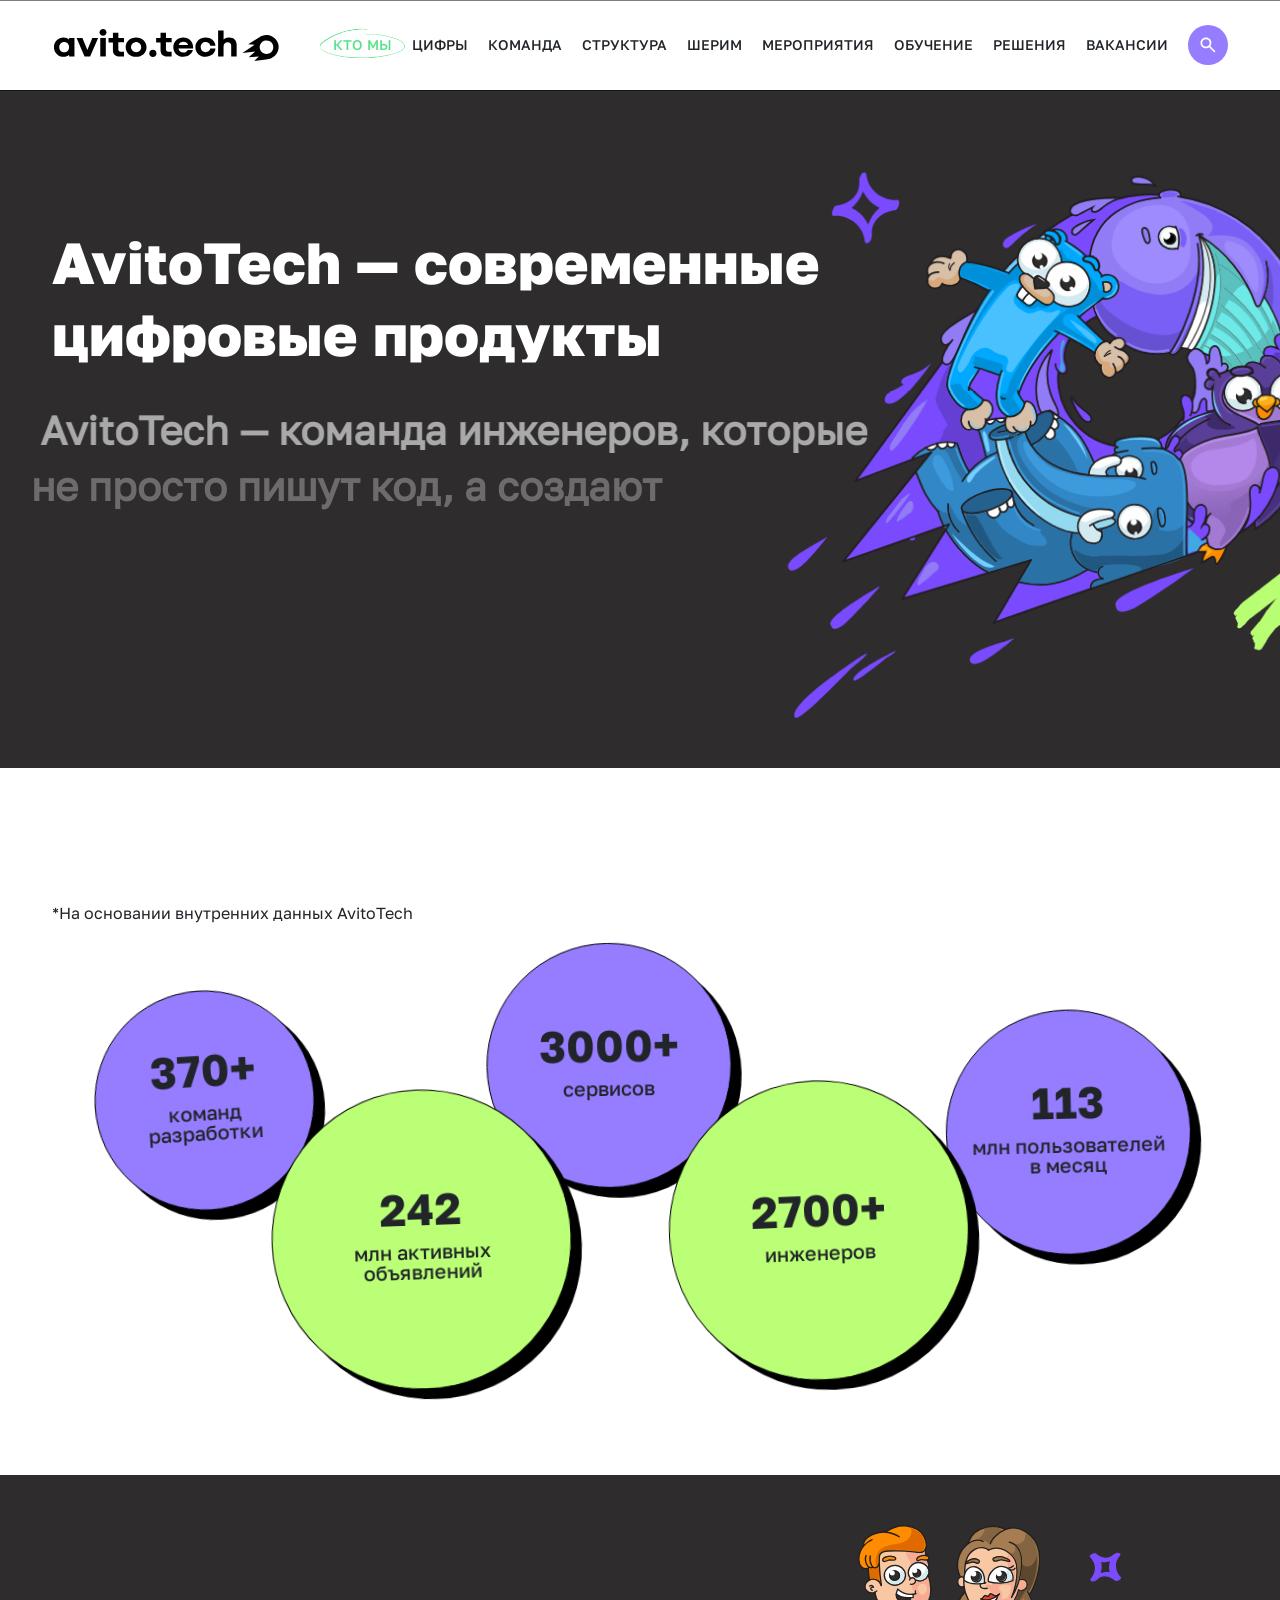
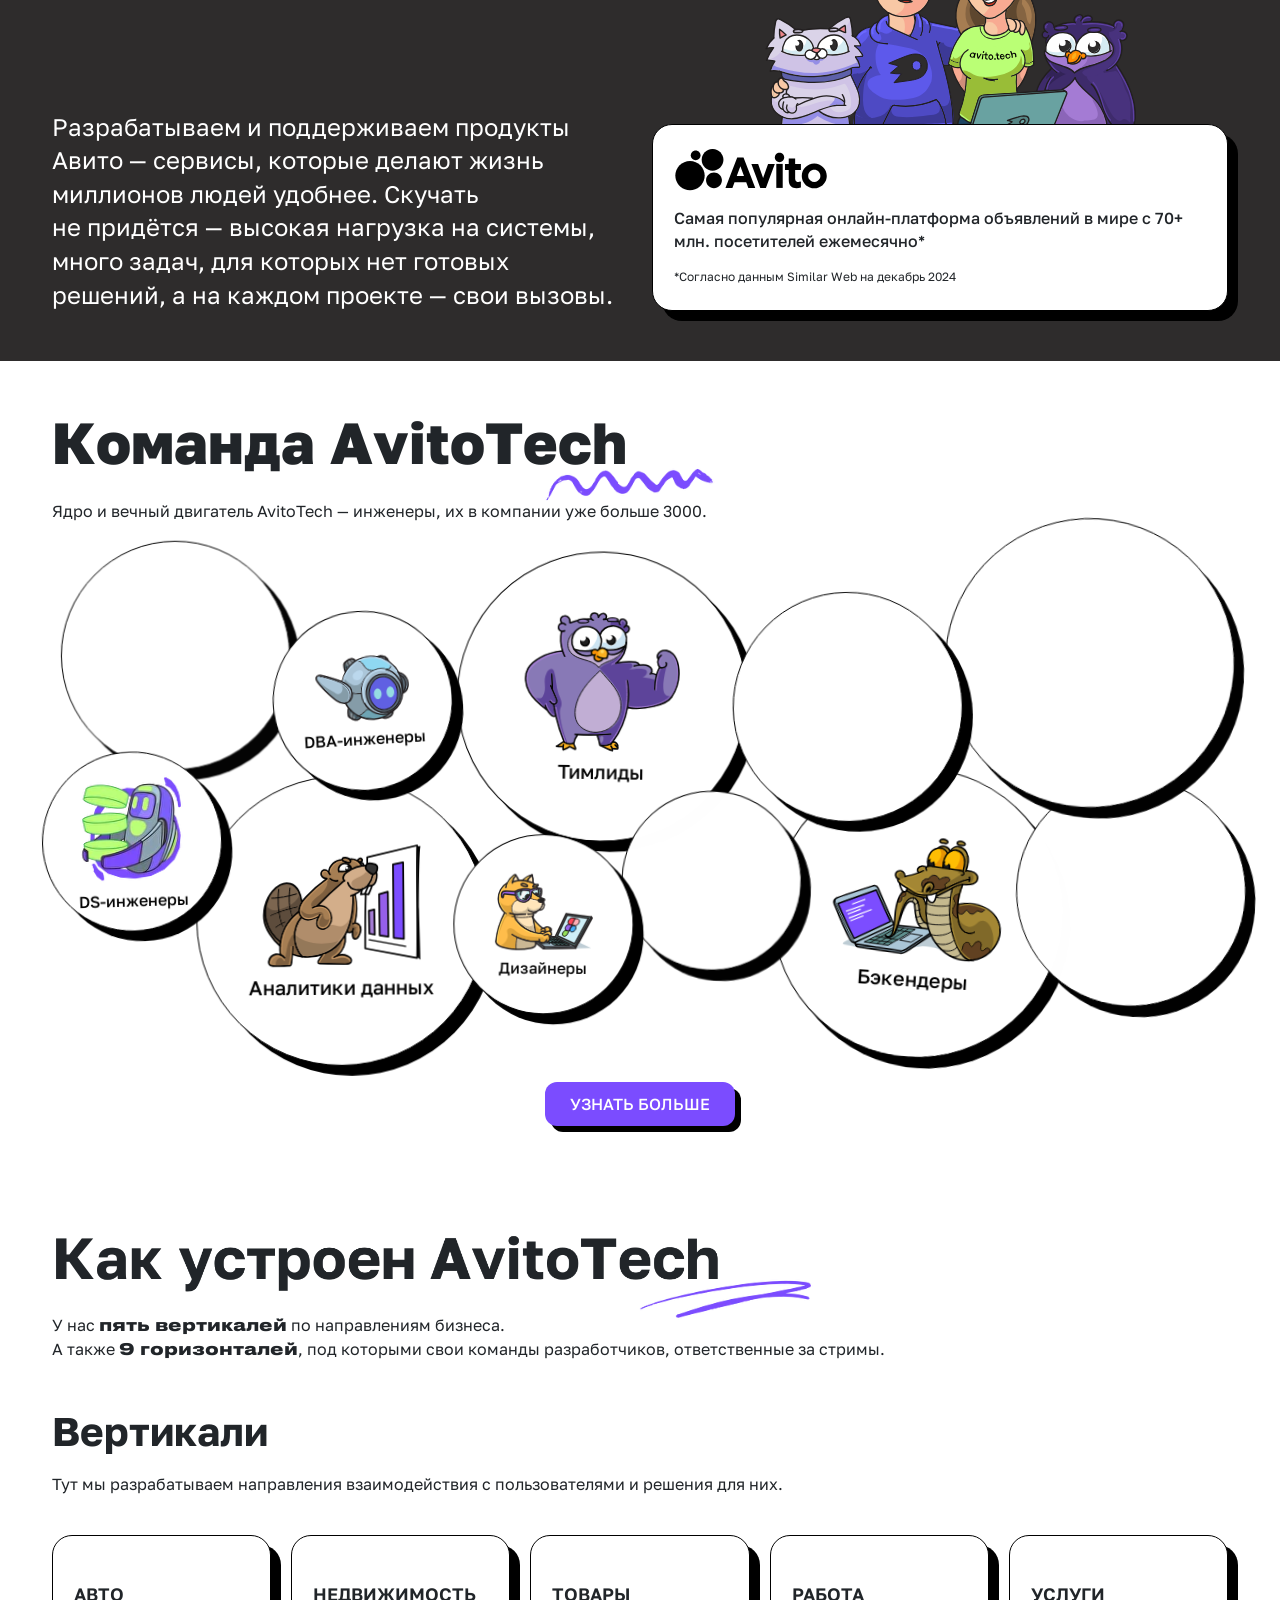
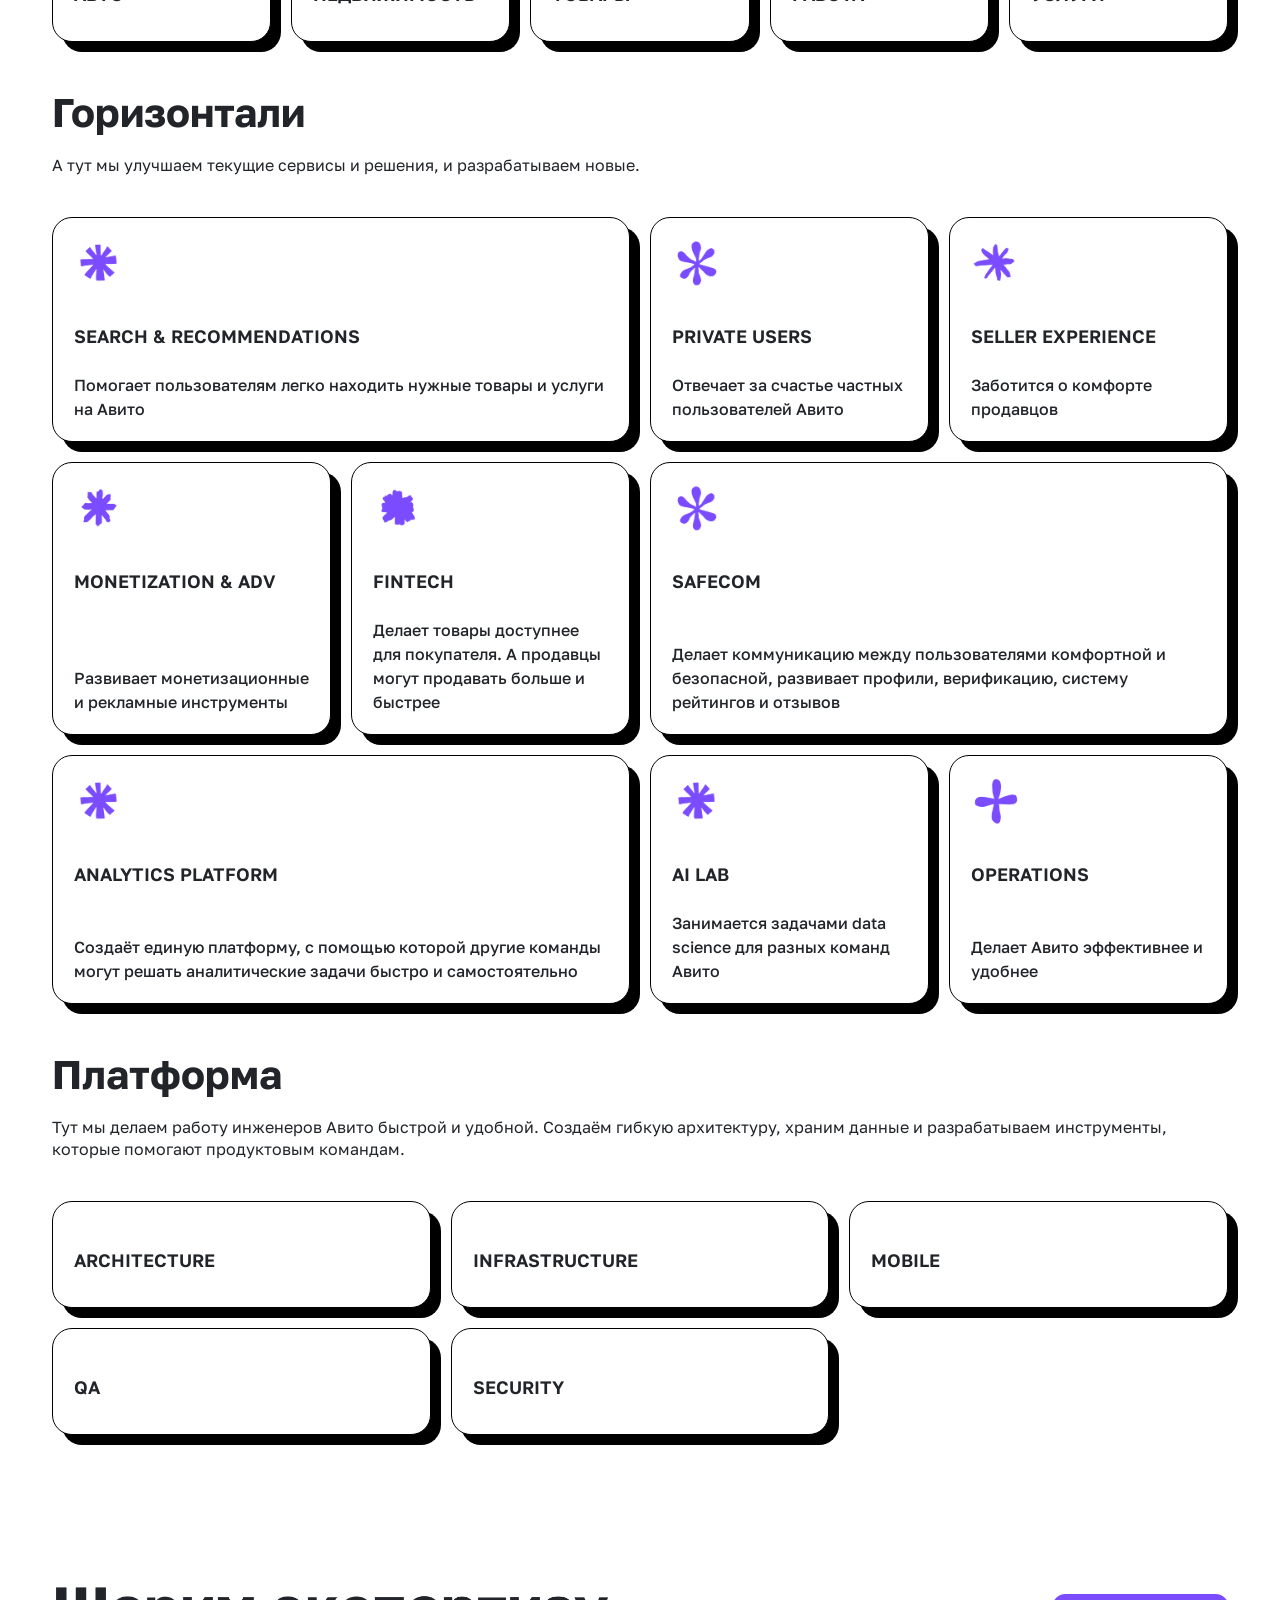
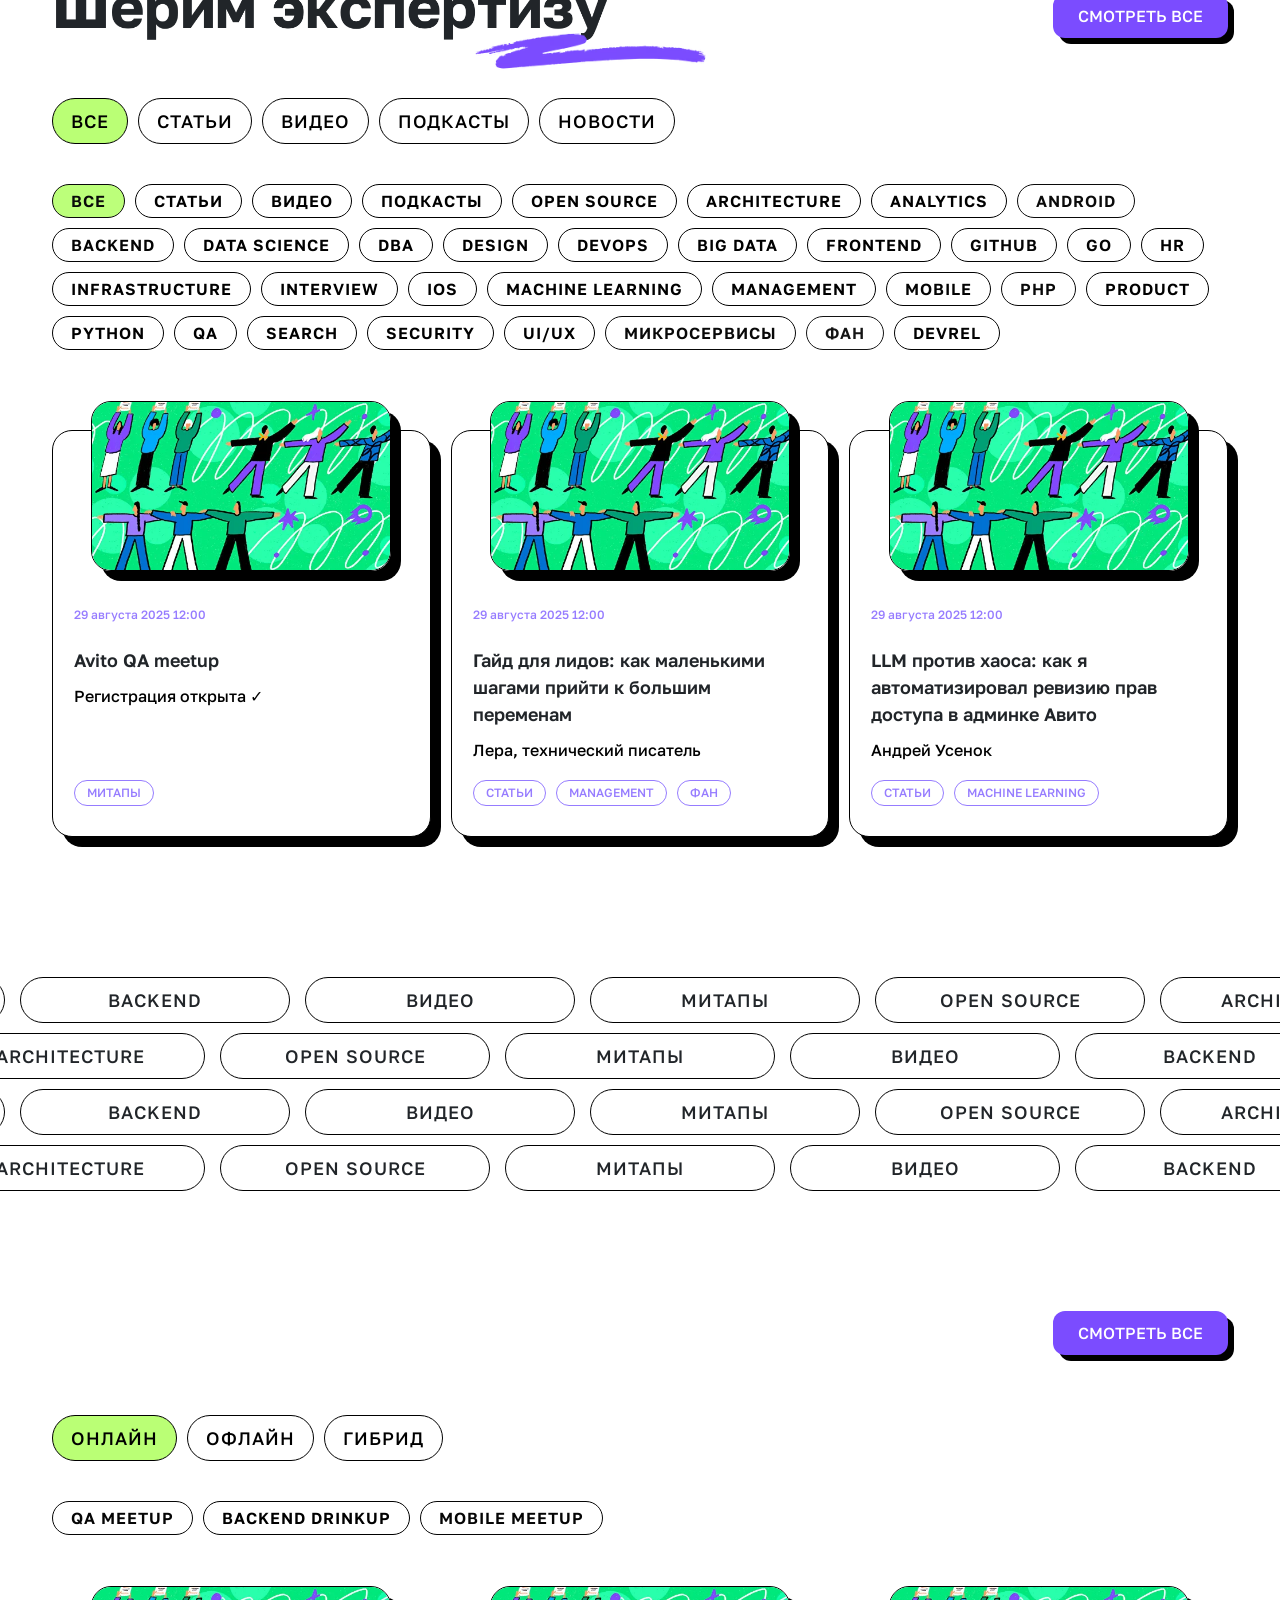
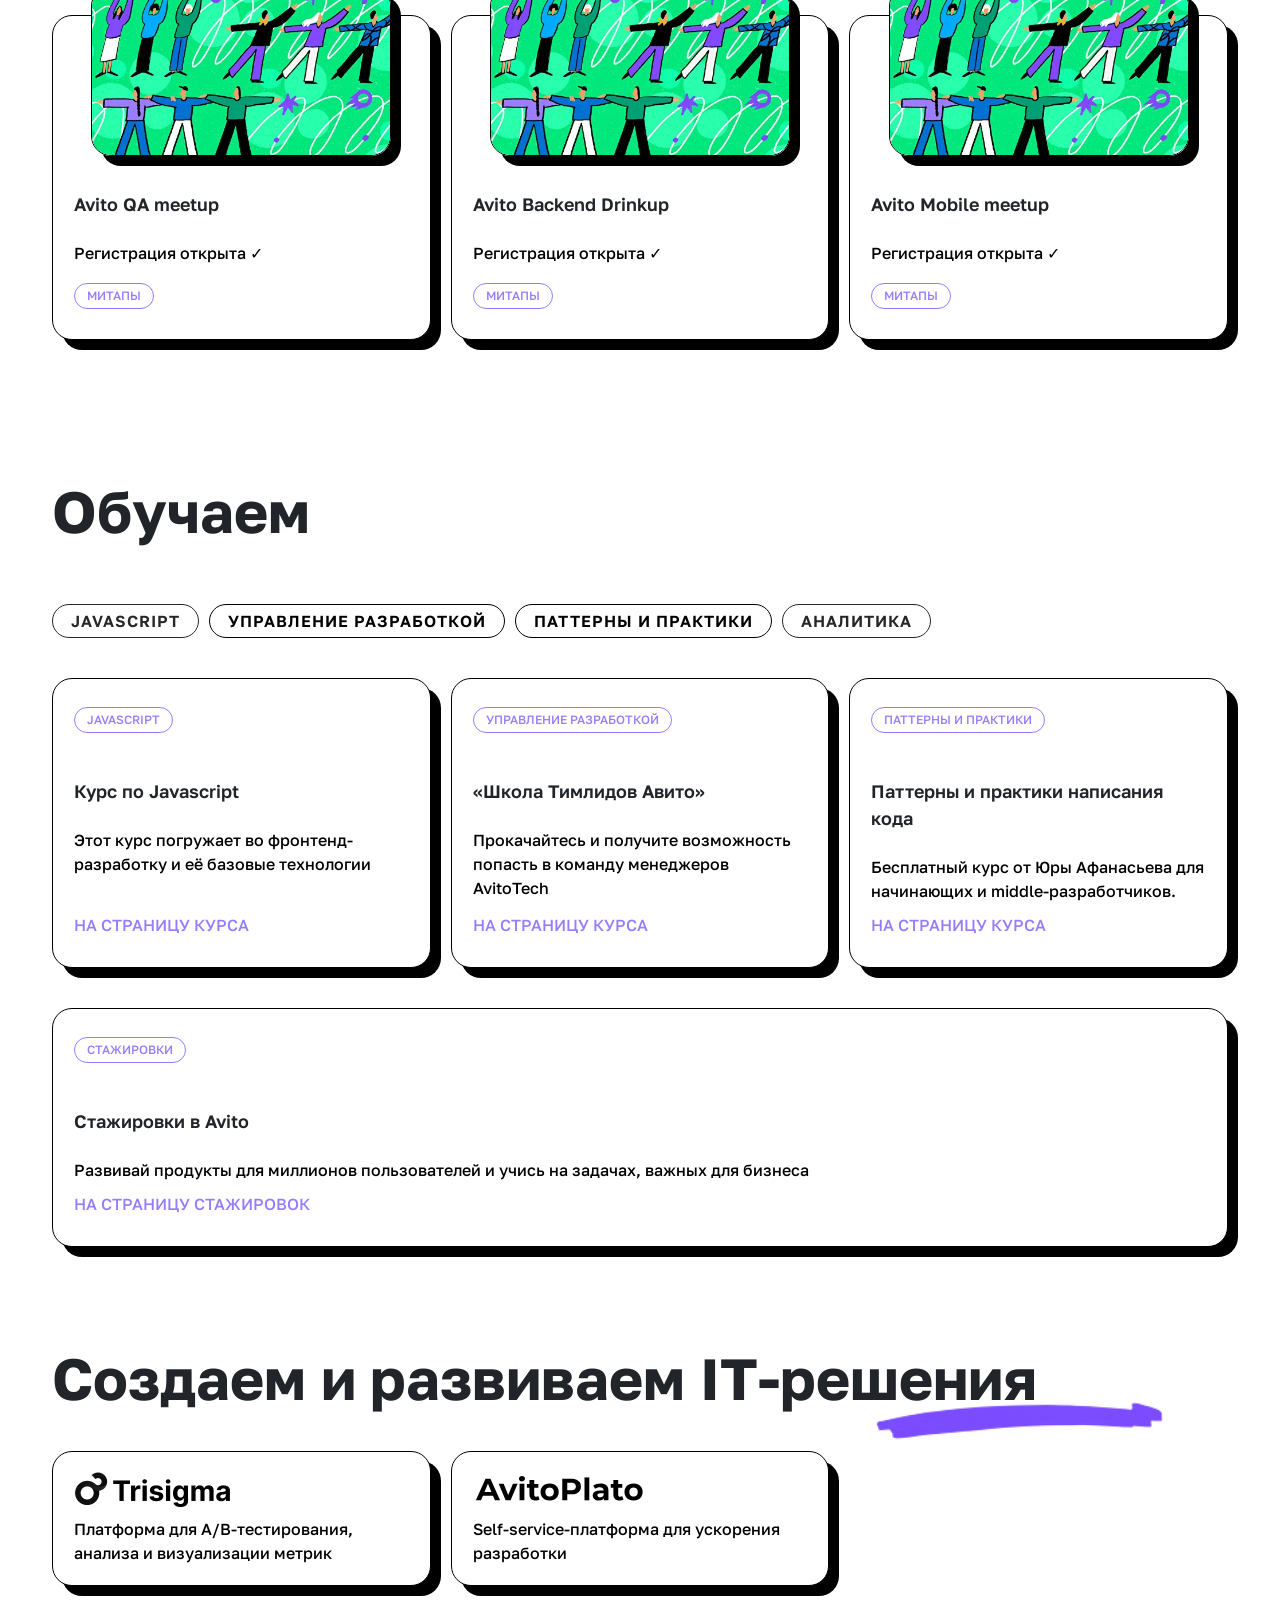
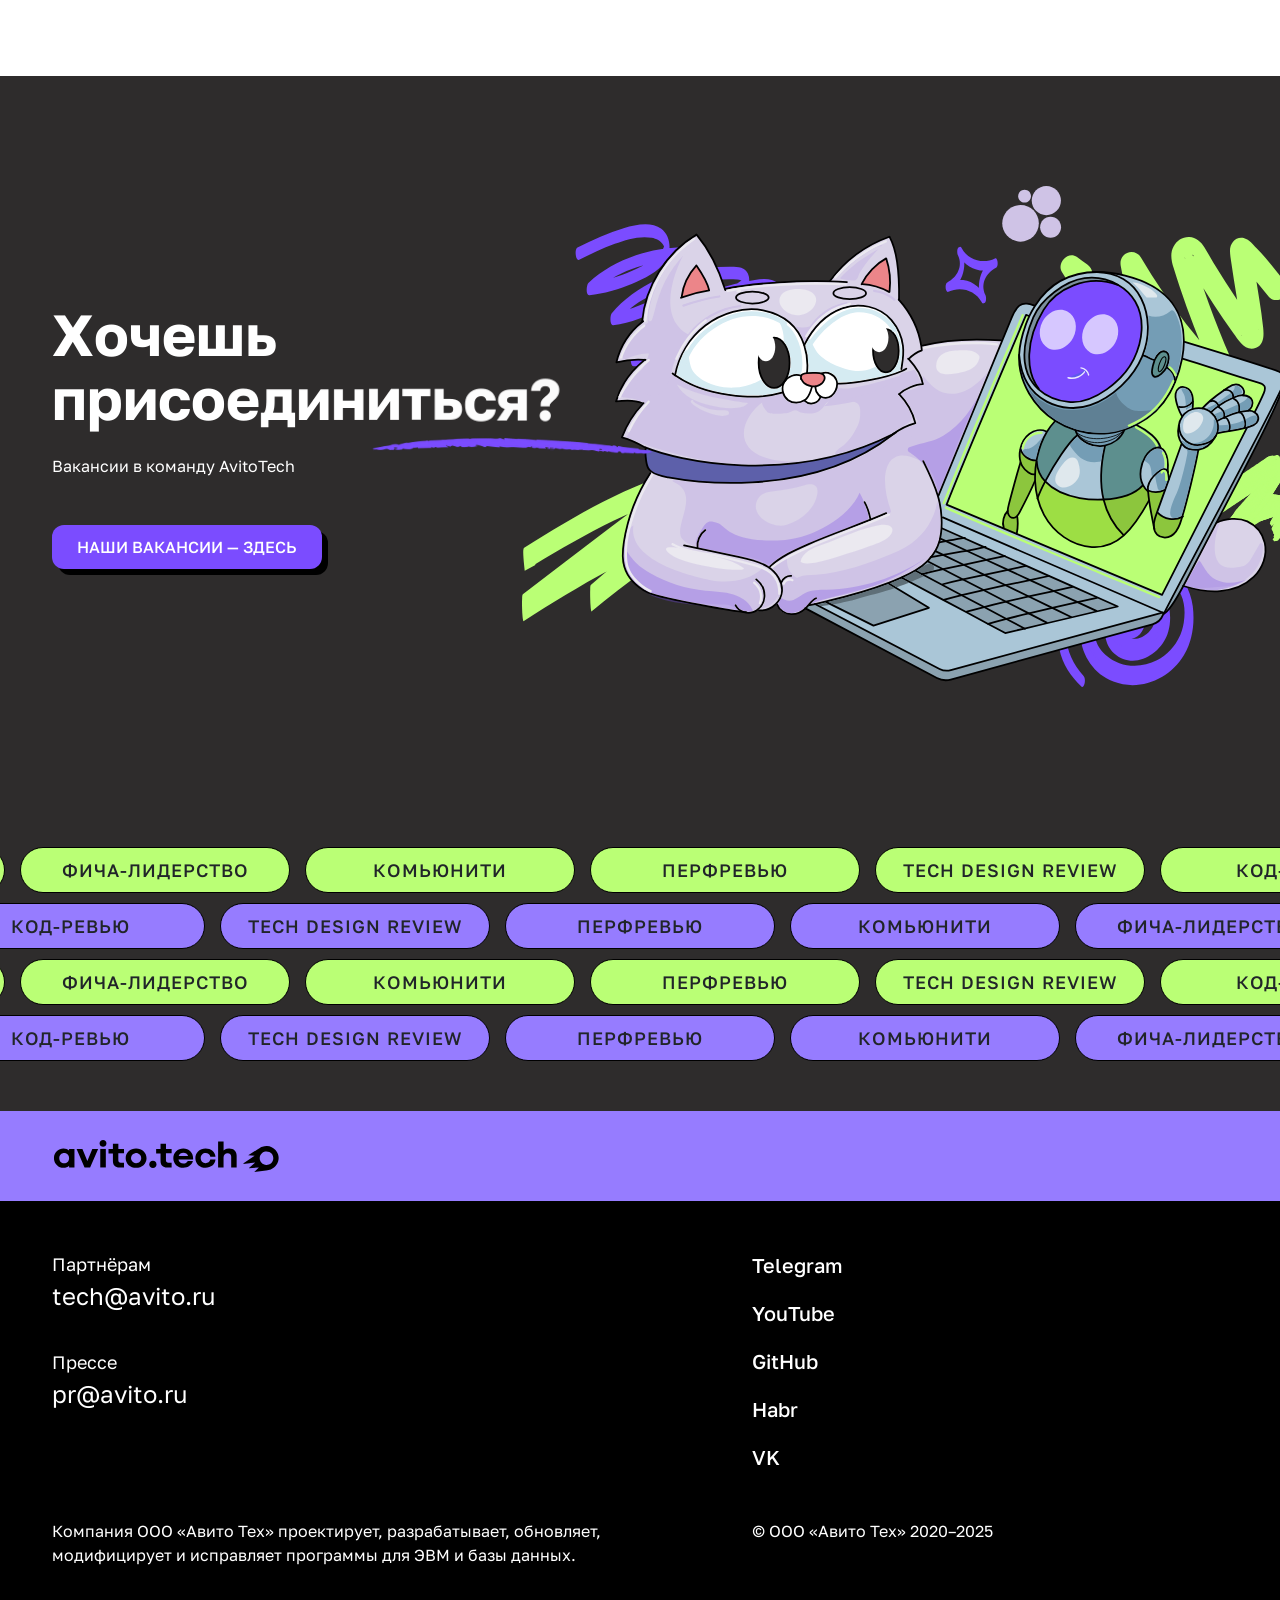
<file: index.html>
<!DOCTYPE html>
<html lang="ru" class="">
<head>	
	<meta charset="UTF-8">
	<meta http-equiv="X-UA-Compatible" content="IE=edge">
	<meta name="viewport" content="width=device-width, initial-scale=1.0">
	<meta name="color-scheme" content="only light">
	<title>avito.tech</title>
	<link rel="preload" href="font/GolosText-Medium.woff2" as="font" type="font/woff2" crossorigin="anonymous">
	<link rel="preload" href="font/GolosText-ExtraBold.woff2" as="font" type="font/woff2" crossorigin="anonymous">
	<link rel="preload" href="font/GolosText-Bold.woff2" as="font" type="font/woff2" crossorigin="anonymous">
	<link rel="preload" href="font/GolosText-SemiBold.woff2" as="font" type="font/woff2" crossorigin="anonymous">
	<link rel="preload" href="font/GolosText-Regular.woff2" as="font" type="font/woff2" crossorigin="anonymous">
	<style>
		.card:not(.noAnimateOnScroll) {scale:.9;opacity:0;}
		.card:not(.noAnimateOnScroll) .card-inner {opacity: 0}
		.animationWaitFor {opacity: 0;}
	</style>
	<link rel="stylesheet" href="css/bootstrap.min.css" />
	<link rel="stylesheet" href="css/style.css" />
</head>
<body class="body-master">
	<header class="headerMain" id="headerMain">
	<div class="wrapperDefault">
		<div class="headerMain-inner d-flex align-items-center menuMain-wrapper">
			<a href="/" class="headerMain-logo">
				<img src="img/logo.svg" width="229" height="32" alt="avito.tech" />
			</a>
			<nav class="menuMain-nav">
				<ul class="menuMain-list d-flex align-items-center cleanList animationWaitFor" role="menu">
					<li class="menuMain-item" data-linksection="1">
						<span class="menuMain-link" role="menuitem" onclick="goTo(this, document.querySelector('.section-1'), 40)">кто мы</span>
					</li>
					<li class="menuMain-item" data-linksection="2">
						<span class="menuMain-link" role="menuitem" onclick="goTo(this, document.querySelector('.section-2'), 40)">Цифры</span>
					</li>
					<li class="menuMain-item" data-linksection="b1">
						<span class="menuMain-link" role="menuitem" onclick="goTo(this, document.querySelector('.section-b1'), 40)">Команда</span>
					</li>
					<li class="menuMain-item" data-linksection="b2">
						<span class="menuMain-link" role="menuitem" onclick="goTo(this, document.querySelector('.section-b2'), 40)">Структура</span>
					</li>
					<li class="menuMain-item" data-linksection="4">
						<span class="menuMain-link" role="menuitem" onclick="goTo(this, document.querySelector('.section-4'), 40)">Шерим</span>
					</li>
					<li class="menuMain-item" data-linksection="5">
						<span class="menuMain-link" role="menuitem" onclick="goTo(this, document.querySelector('.section-5'), 40)">Мероприятия</span>
					</li>
					<li class="menuMain-item" data-linksection="7">
						<span class="menuMain-link" role="menuitem" onclick="goTo(this, document.querySelector('.section-7'), 40)">Обучение</span>
					</li>					
					<li class="menuMain-item" data-linksection="8">
						<span class="menuMain-link" role="menuitem" onclick="goTo(this, document.querySelector('.section-8'), 40)">Решения</span>
					</li>
					<li class="menuMain-item" data-linksection="9">
						<span class="menuMain-link" role="menuitem" onclick="goTo(this, document.querySelector('.section-9'), 40)">Вакансии</span>
					</li>
				</ul>
			</nav>
			<button type="button" class="headerMain-search-btn">
				<img src="img/search.svg" alt="" />
			</button>
			<button type="button" class="headerMain-mobileMenuAction" aria-haspopup="dialog"></button>
		</div>
	</div>
</header>

	<main class="body-inner">

		<section data-numsection="1" class="section section-1 section-hero bg-gray animationWaitFor">
			<div class="wrapperDefault">
				<div class="section-text section-text-absolute">
					<h1 class="hero-title c-fff">AvitoTech&nbsp;&mdash; современные <br /> цифровые продукты</h1>
					<p class="hero-subtitle c-fff fs-40 fw-bold strih-1 animationWaitFor animationType-1" >AvitoTech&nbsp;&mdash; команда инженеров, которые не просто пишут код, а&nbsp;создают высокотехнологичные продукты для <span class="strih-container">людей</span></p>
				</div>
				<div class="image hero-image section-image mt-3 mt-lg-0" style="max-width: 580px; width: 55%; position: relative; left: 60%;">
					<img src="img/pic-1.svg" width="580" height="580" alt="" />
				</div>
			</div>
		</section>
		
		<section data-numsection="2" class="section section-2">
			<div class="wrapperDefault">
				<div class="section-text">
					<h2 class="strih-2 animationWaitFor animationType-2">AvitoTech в <span class="strih-container">цифрах*</span></h2>
					<p>*На основании внутренних данных AvitoTech</p>
				</div>
				<div class="circles circlesContainer">
					<div class="circle circle-1 bg-purple shadHard-1">
						<div class="circle-data">
							370+
						</div>
						<div class="circle-text">
							команд разработки
						</div>
					</div>
					<div class="circle circle-2 bg-purple shadHard-1">
						<div class="circle-data">
							3000+
						</div>
						<div class="circle-text">
							сервисов
						</div>
					</div>
					<div class="circle circle-3 bg-purple shadHard-1">
						<div class="circle-data">
							113
						</div>
						<div class="circle-text">
							млн пользователей в месяц
						</div>
					</div>
					<div class="circle circle-4 bg-green shadHard-1">
						<div class="circle-data">
							242
						</div>
						<div class="circle-text">
							млн активных объявлений
						</div>
					</div>
					<div class="circle circle-5 bg-green shadHard-1">
						<div class="circle-data">
							2700+
						</div>
						<div class="circle-text">
							инженеров
						</div>
					</div>
				</div>
			</div>
		</section>

		<section class="section section-3 bg-gray">
			<div class="wrapperDefault">
				<div class="row align-items-end">
					<div class="col-12 col-lg-6">
						<div class="section-text">
							<h2 class="h2 c-fff mb-4 strih-3 animationWaitFor animationType-2">Что мы <span class="strih-container">делаем</span></h2>
							<p class="c-fff fs-16">Разрабатываем и поддерживаем продукты Авито — сервисы, которые делают жизнь миллионов людей удобнее. Скучать не&nbsp;придётся&nbsp;— высокая нагрузка на&nbsp;системы, много задач, для которых нет готовых решений, а&nbsp;на&nbsp;каждом проекте&nbsp;— свои вызовы.</p>
						</div>
					</div>
					<div class="col-12 col-lg-6">
						<div class="section-aside">
							<div class="image section-image d-none d-lg-block mx-auto" style="margin-bottom: -37px;">
								<img data-lazyload="true" data-src="img/pic-2.svg" alt="" width="444" height="236" style="max-width: 444px;" class="mx-auto" />
							</div>
							<a href="https://www.avito.ru/" target="_blank" rel="noopener" class="card noAnimateOnScroll d-block bg-white br-20 shadHard-1 radius-20 paddinline-30px py-4 position-relative mt-4 mt-lg-0">
								<img data-lazyload="true" data-src="img/avito.svg" alt="" width="155" height="42" />
								<p class="fs-16_fix ff-med mb-3 mt-3">Cамая популярная онлайн-платформа объявлений в&nbsp;мире с&nbsp;70+ млн. посетителей ежемесячно*</p>
								<div class="fs-12_fix">*Согласно данным Similar Web на декабрь 2024</div>
							</a>
						</div>
					</div>
				</div>
			</div>
		</section>

		<section data-numsection="b1" class="section section-b1">
			<div class="wrapperDefault">
				<h1 class="strih strih-8 animationWaitFor animationType-2">Команда <span class="strih-container">AvitoTech</span></h1>
				<p>Ядро и вечный двигатель AvitoTech — инженеры, их в компании уже больше 3000.</p>				
			</div>
			<div class="wrapperDefault position-relative circles2 circlesContainer"> 
				<a href="https://career.avito.com/vacancies/?q=qa&action=filter" target="_blank" class="circle circles2-1 shadHard-1" style="">
					<div class="circle-inner">
						<div class="circle-image">
							<img src="img/picSmall-3.svg" alt="" />
						</div>
						<div class="circle-text fs-16_fix">
							QA-инженеры
						</div>
					</div>
				</a>
				<a href="https://career.avito.com/vacancies/" target="_blank" class="circle circles2-2 shadHard-1" style="">
					<div class="circle-inner">
						<div class="circle-image">
							<img src="img/picSmall-4.svg" alt="" />
						</div>
						<div class="circle-text fs-16_fix">
							DBA-инженеры
						</div>
					</div>
				</a>
				<a href="https://career.avito.com/vacancies/?q=&action=filter&direction=razrabotka&managers=" target="_blank" class="circle circles2-3 shadHard-1" style="">
					<div class="circle-inner">
						<div class="circle-image">
							<img src="img/picSmall-5.svg" alt="" />
						</div>
						<div class="circle-text">
							Тимлиды
						</div>
					</div>
				</a>
				<a href="https://career.avito.com/vacancies/?q=&action=filter&direction=razrabotka&tags%5B%5D=s26501" target="_blank" class="circle circles2-4 shadHard-1" style="">
					<div class="circle-inner">
						<div class="circle-image">
							<img src="img/picSmall-6.svg" alt="" />
						</div>
						<div class="circle-text fs-16_fix">
							SRE-инженеры
						</div>
					</div>
				</a>
				<a href="https://career.avito.com/vacancies/?q=&action=filter&direction=razrabotka&tags%5B%5D=s26490" target="_blank" class="circle circles2-5 shadHard-1" style="">
					<div class="circle-inner">
						<div class="circle-image">
							<img src="img/picSmall-7.svg" alt="" />
						</div>
						<div class="circle-text">
							фронтендеры
						</div>
					</div>
				</a>
				<a href="https://career.avito.com/vacancies/?q=&action=filter&direction=data-science" target="_blank" class="circle circles2-6 shadHard-1" style="">
					<div class="circle-inner">
						<div class="circle-image">
							<img src="img/picSmall-8.webp" alt="" />
						</div>
						<div class="circle-text fs-16_fix">
							DS-инженеры
						</div>
					</div>
				</a>
				<a href="https://career.avito.com/vacancies/?q=&action=filter&direction=analitika-dannykh" target="_blank" class="circle circles2-7 shadHard-1" style="">
					<div class="circle-inner">
						<div class="circle-image">											
							<img src="img/picSmall-9.svg" alt="" />						
						</div>
						<div class="circle-text">
							Аналитики данных
						</div>
					</div>
				</a>
				<a href="https://career.avito.com/vacancies/?q=&action=filter&direction=dizayn" target="_blank" class="circle circles2-8 shadHard-1" style="">
					<div class="circle-inner">
						<div class="circle-image">
							<img src="img/picSmall-10.svg" alt="" />						
						</div>
						<div class="circle-text fs-16_fix">
							Дизайнеры
						</div>
					</div>
				</a>
				<a href="https://career.avito.com/vacancies/?q=&action=filter&direction=razrabotka&team%5B%5D=analiticheskaya-platforma" target="_blank" class="circle circles2-9 shadHard-1" style="">
					<div class="circle-inner">
						<div class="circle-image">
							<img src="img/picSmall-11.webp" alt="" />						
						</div>
						<div class="circle-text fs-16_fix">
							Data-<br />инженеры
						</div>
					</div>
				</a>
				<a href="https://career.avito.com/vacancies/?q=&action=filter&direction=razrabotka&tags%5B%5D=s26494" target="_blank" class="circle circles2-10 shadHard-1" style="">
					<div class="circle-inner">
						<div class="circle-image">
							<img src="img/picSmall-14.svg" alt="" />
						</div>
						<div class="circle-text">
							Бэкендеры
						</div>
					</div>
				</a>
				<a href="https://career.avito.com/vacancies/?q=&action=filter&direction=razrabotka&tags%5B%5D=s26500&tags%5B%5D=s26499" target="_blank" class="circle circles2-11 shadHard-1" style="">
					<div class="circle-inner">
						<div class="circle-image">
							<img src="img/picSmall-12.svg" style="width: 33%" alt="" />						
							<img src="img/picSmall-13.svg" style="width: 33%" alt="" />						
						</div>
						<div class="circle-text fs-16_fix">
							Мобильные разработчики
					</div>
					</div>
				</a>
			</div>
			
			<div class="seeAll-wrapper text-center">
				<a class="seeAll-lnk radius-12 shadHard-2 bg-purpleDark c-fff" href="https://career.avito.com/" target="_blank" rel="noopener">Узнать больше</a>
			</div>
		</section>

		<section data-numsection="b2" class="section section-b2">
			<div class="wrapperDefault">
				<h2 class="strih strih-9 mb-4 animationWaitFor animationType-2">Как устроен <span class="strih-container">AvitoTech</span></h2>
				<p>
					У нас <span class="wideBold">пять вертикалей</span> по направлениям бизнеса. <br class="d-none d-md-block" />
					А также <span class="wideBold">9 горизонталей</span>, под которыми свои команды разработчиков, ответственные за стримы.
				</p>

				<h3 class="mt-5">Вертикали</h3>
				<p>Тут мы разрабатываем направления взаимодействия с пользователями и решения для них.</p>
				<div class="cards-list cardsInRow-5">
					<a href="https://career.avito.com/teams/auto/" target="_blank" rel="noopener" class="card card-sm shadHard-1">
						<div class="card-inner">																					
							<div class="card-title text-uppercase">
								АВТО
							</div>
						</div>
					</a>	
					<a href="https://career.avito.com/teams/realty/" target="_blank" rel="noopener" class="card card-sm shadHard-1">					
						<div class="card-inner">																					
							<div class="card-title text-uppercase">
								Недвижимость
							</div>
						</div>
					</a>	
					<a href="https://career.avito.com/teams/goods/" target="_blank" rel="noopener" class="card card-sm shadHard-1">										
						<div class="card-inner">																					
							<div class="card-title text-uppercase">
								Товары
							</div>
						</div>
					</a>	
					<a href="https://career.avito.com/teams/job/" target="_blank" rel="noopener" class="card card-sm shadHard-1">															
						<div class="card-inner">																					
							<div class="card-title text-uppercase">
								Работа
							</div>
						</div>
					</a>	
					<a href="https://career.avito.com/teams/services/" target="_blank" rel="noopener" class="card card-sm shadHard-1">																				
						<div class="card-inner">																					
							<div class="card-title text-uppercase">
								Услуги
							</div>
						</div>
					</a>	
				</div>

				<h3 class="mt-5">Горизонтали</h3>
				<p>А тут мы улучшаем текущие сервисы и решения, и разрабатываем новые.</p>
				<div class="cards-list  cardsInRow-4">					
					<a href="https://career.avito.com/teams/search-and-recommendations/" target="_blank" rel="noopener" style="grid-column:1/3" class="card shadHard-1">
						<div class="card-inner">
							<img data-lazyload="true" width="50" height="50" data-src="img/star-1.webp" alt="" />
							<div class="card-title text-uppercase">
								Search & Recommendations
							</div>
							<div class="card-text mt-auto">
								Помогает пользователям легко находить нужные товары и услуги на Авито
							</div>
						</div>
					</a>
					<a href="https://career.avito.com/teams/buyers-experience/" target="_blank" rel="noopener" class="card shadHard-1">
						<div class="card-inner">
							<img data-lazyload="true" width="50" height="50" data-src="img/star-2.webp" alt="" />
							<div class="card-title text-uppercase">
								Private users
							</div>
							<div class="card-text mt-auto">
								Отвечает за счастье частных пользователей Авито
							</div>
						</div>
					</a>
					<a href="https://career.avito.com/teams/sellers-experience/" target="_blank" rel="noopener" class="card shadHard-1">
						<div class="card-inner">
							<img data-lazyload="true" width="50" height="50" data-src="img/star-3.webp" alt="" />
							<div class="card-title text-uppercase">
								Seller Experience
							</div>
							<div class="card-text mt-auto">
								Заботится о комфорте продавцов
							</div>
						</div>
					</a>
					<a href="https://career.avito.com/teams/monetization/" target="_blank" rel="noopener" class="card shadHard-1">
						<div class="card-inner">
							<img data-lazyload="true" width="50" height="50" data-src="img/star-4.webp" alt="" />
							<div class="card-title text-uppercase">
								Monetization & ADV
							</div>
							<div class="card-text mt-auto">
								Развивает монетизационные и рекламные инструменты
							</div>
						</div>
					</a>
					<a href="https://career.avito.com/teams/fintech/" target="_blank" rel="noopener" class="card shadHard-1">
						<div class="card-inner">
							<img data-lazyload="true" width="50" height="50" data-src="img/star-5.webp" alt="" />
							<div class="card-title text-uppercase">
								Fintech
							</div>
							<div class="card-text mt-auto">
								Делает товары доступнее для покупателя. А продавцы могут продавать больше и быстрее
							</div>
						</div>
					</a>
					<a href="https://career.avito.com/teams/trust-and-safety/" target="_blank" rel="noopener" style="grid-column:3/5" class="card shadHard-1">
						<div class="card-inner">
							<img data-lazyload="true" width="50" height="50" data-src="img/star-6.webp" alt="" />
							<div class="card-title text-uppercase">
								SafeCom
							</div>
							<div class="card-text mt-auto">
								Делает коммуникацию между пользователями комфортной и безопасной, развивает профили, верификацию, систему рейтингов и отзывов
							</div>
						</div>
					</a>
					<a href="https://career.avito.com/teams/analytical-platform/" target="_blank" rel="noopener" style="grid-column:1/3" class="card shadHard-1">
						<div class="card-inner">
							<img data-lazyload="true" width="50" height="50" data-src="img/star-7.webp" alt="" />
							<div class="card-title text-uppercase">
								Analytics platform
							</div>
							<div class="card-text mt-auto">
								Cоздаёт единую платформу, с помощью которой другие команды могут решать аналитические задачи быстро и самостоятельно
							</div>
						</div>
					</a>
					<a href="https://career.avito.com/teams/dsswat/" target="_blank" rel="noopener" class="card shadHard-1">
						<div class="card-inner">
							<img data-lazyload="true" width="50" height="50" data-src="img/star-1.webp" alt="" />
							<div class="card-title text-uppercase">
								AI Lab
							</div>
							<div class="card-text mt-auto">
								Занимается задачами data science для разных команд Авито
							</div>
						</div>
					</a>
					<a href="https://career.avito.com/teams/internal-projects/" target="_blank" rel="noopener" class="card shadHard-1">
						<div class="card-inner">
							<img data-lazyload="true" width="50" height="50" data-src="img/star-8.webp" alt="" />
							<div class="card-title text-uppercase">
								Operations
							</div>
							<div class="card-text mt-auto">
								Делает Авито эффективнее и удобнее
							</div>
						</div>
					</a>
				</div>

				<h3 class="mt-5">Платформа</h3>
				<p>Тут мы делаем работу инженеров Авито быстрой и удобной. Создаём гибкую архитектуру, храним данные и разрабатываем инструменты, которые помогают продуктовым командам.</p>
				<div class="cards-list">					
					<a href="https://career.avito.com/teams/technical-platform/" target="_blank" rel="noopener" class="card card-sm shadHard-1">
						<div class="card-inner">																					
							<div class="card-title text-uppercase">
								Architecture
							</div>
						</div>
					</a>	
					<a href="https://career.avito.com/teams/technical-platform/" target="_blank" rel="noopener" class="card card-sm shadHard-1">
						<div class="card-inner">																					
							<div class="card-title text-uppercase">
								InfrastrucTure
							</div>
						</div>
					</a>	
					<a href="https://career.avito.com/teams/technical-platform/" target="_blank" rel="noopener" class="card card-sm shadHard-1">
						<div class="card-inner">																					
							<div class="card-title text-uppercase">
								Mobile
							</div>
						</div>
					</a>	
					<a href="https://career.avito.com/teams/technical-platform/" target="_blank" rel="noopener" class="card card-sm shadHard-1">
						<div class="card-inner">																					
							<div class="card-title text-uppercase">
								QA
							</div>
						</div>
					</a>	
					<a href="https://career.avito.com/teams/technical-platform/" target="_blank" rel="noopener" class="card card-sm shadHard-1">
						<div class="card-inner">																					
							<div class="card-title text-uppercase">
								Security
							</div>
						</div>
					</a>	
				</div>

			</div>
		</section>

		<section data-numsection="4" class="section section-4">
			<div class="wrapperDefault">
				<div class="row align-items-center">
					<div class="col-12 col-lg ">
						<h2 class="h2 strih-4 animationWaitFor animationType-2">Шерим  <span class="strih-container">экспертизу</span></h2>
					</div>
					<div class="col-lg-auto d-none d-lg-block">
						<a class="seeAll-lnk radius-12 shadHard-2 bg-purpleDark c-fff c-static" href="https://avito.tech/content">СМОТРЕТЬ ВСЕ</a>
					</div>
				</div>

				<div class="buttonsTab">
					<a href="" class="btn-round btn-big btn-white active">все</a>
					<a href="" class="btn-round btn-big btn-white">статьи</a>
					<a href="" class="btn-round btn-big btn-white">видео</a>
					<a href="" class="btn-round btn-big btn-white">подкасты</a>
					<a href="" class="btn-round btn-big btn-white">новости</a>
				</div>
				
				<div class="buttonsTab d-none d-lg-flex animationWaitFor">
					<a href="" class="btn-round btn-white active">все</a>
					<a href="" class="btn-round btn-white">статьи</a>
					<a href="" class="btn-round btn-white">видео</a>
					<a href="" class="btn-round btn-white">подкасты</a>
					<a href="" class="btn-round btn-white">open source</a>
					<a href="" class="btn-round btn-white">architecture</a>
					<a href="" class="btn-round btn-white">analytics</a>
					<a href="" class="btn-round btn-white">android</a>
					<a href="" class="btn-round btn-white">backend</a>
					<a href="" class="btn-round btn-white">data science</a>
					<a href="" class="btn-round btn-white">dba</a>
					<a href="" class="btn-round btn-white">design</a>
					<a href="" class="btn-round btn-white">DevOps</a>
					<a href="" class="btn-round btn-white">Big Data</a>
					<a href="" class="btn-round btn-white">frontend</a>
					<a href="" class="btn-round btn-white">github</a>
					<a href="" class="btn-round btn-white">go</a>
					<a href="" class="btn-round btn-white">hr</a>
					<a href="" class="btn-round btn-white">infrastructure</a>
					<a href="" class="btn-round btn-white">interview</a>
					<a href="" class="btn-round btn-white">iOS</a>
					<a href="" class="btn-round btn-white">machine learning</a>
					<a href="" class="btn-round btn-white">management</a>
					<a href="" class="btn-round btn-white">mobile</a>
					<a href="" class="btn-round btn-white">php</a>
					<a href="" class="btn-round btn-white">product</a>
					<a href="" class="btn-round btn-white">python</a>
					<a href="" class="btn-round btn-white">QA</a>
					<a href="" class="btn-round btn-white">search</a>
					<a href="" class="btn-round btn-white">security</a>
					<a href="" class="btn-round btn-white">UI/UX</a>
					<a href="" class="btn-round btn-white">микросервисы</a>
					<a href="" class="btn-round btn-white">фан</a>
					<a href="" class="btn-round btn-white">DevRel</a>
				</div>

				<div class="cards-list">
					<a href="" class="card shadHard-1">
						<div class="card-inner">
							<div class="card-image shadHard-1 radius-20">
								<img data-lazyload="true" data-src="img/card-pic-1.webp" alt="" />
							</div>
							<div class="card-date">
								29 августа 2025 12:00
							</div>
							<div class="card-title">
								Avito QA meetup
							</div>
							<div class="card-text">
								Регистрация открыта ✓
							</div>
							<div class="card-badges badges">
								<div class="badge">Митапы</div>
							</div>
						</div>
					</a>
					<a href="" class="card shadHard-1">
						<div class="card-inner">
							<div class="card-image shadHard-1 radius-20">
								<img data-lazyload="true" data-src="img/card-pic-1.webp" alt="" />
							</div>
							<div class="card-date">
								29 августа 2025 12:00
							</div>
							<div class="card-title">
								Гайд для лидов: как маленькими шагами прийти к большим переменам
							</div>
							<div class="card-text">
								Лера, технический писатель
							</div>
							<div class="card-badges badges">
								<div class="badge">Статьи</div>
								<div class="badge">management</div>
								<div class="badge">фан</div>
							</div>
						</div>
					</a>
					<a href="" class="card shadHard-1">
						<div class="card-inner">
							<div class="card-image shadHard-1 radius-20">
								<img data-lazyload="true" data-src="img/card-pic-1.webp" alt="" />
							</div>
							<div class="card-date">
								29 августа 2025 12:00
							</div>
							<div class="card-title">
								LLM против хаоса: как я автоматизировал ревизию прав доступа в админке Авито
							</div>
							<div class="card-text">
								Андрей Усенок
							</div>
							<div class="card-badges badges">
								<div class="badge">Статьи</div>
								<div class="badge">machine learning</div>
							</div>
						</div>
					</a>
				</div>
				<div class="seeAll-wrapper text-center">
					<a class="seeAll-lnk seeAll-lnk_bg radius-12 shadHard-2 bg-purpleDark c-fff c-static d-inline-block d-lg-none" href="https://avito.tech/content">СМОТРЕТЬ ВСЕ</a>
				</div>
			</div>
		</section>

		<section class="section section-6">
			<div class="logos ">
				<div class="logos__line logos__line__1" data-speed="70" data-direction="1">
					<span class="btn-round btn-big btn-white logos__line__item">статьи</span>
					<span class="btn-round btn-big btn-white logos__line__item">backend</span>
					<span class="btn-round btn-big btn-white logos__line__item">видео</span>
					<span class="btn-round btn-big btn-white logos__line__item">митапы</span>
					<span class="btn-round btn-big btn-white logos__line__item">Open Source</span>
					<span class="btn-round btn-big btn-white logos__line__item">architecture</span>
					<span class="btn-round btn-big btn-white logos__line__item">фан</span>
					<span class="btn-round btn-big btn-white logos__line__item">analytics</span>
					<span class="btn-round btn-big btn-white logos__line__item">android</span>
					<span class="btn-round btn-big btn-white logos__line__item">data science</span>
					<span class="btn-round btn-big btn-white logos__line__item">dba</span>
					<span class="btn-round btn-big btn-white logos__line__item">design</span>
					<span class="btn-round btn-big btn-white logos__line__item">DevOps</span>
					<span class="btn-round btn-big btn-white logos__line__item">Big Data</span>
					<span class="btn-round btn-big btn-white logos__line__item">frontend</span>
					<span class="btn-round btn-big btn-white logos__line__item">go</span>
					<span class="btn-round btn-big btn-white logos__line__item">github</span>
					<span class="btn-round btn-big btn-white logos__line__item">hr</span>
					<span class="btn-round btn-big btn-white logos__line__item">infrastructure</span>
					<span class="btn-round btn-big btn-white logos__line__item">interview</span>
					<span class="btn-round btn-big btn-white logos__line__item">qa</span>
					<span class="btn-round btn-big btn-white logos__line__item">iOS</span>
					<span class="btn-round btn-big btn-white logos__line__item">machine learning</span>
					<span class="btn-round btn-big btn-white logos__line__item">product</span>
					<span class="btn-round btn-big btn-white logos__line__item">mobile</span>
					<span class="btn-round btn-big btn-white logos__line__item">php</span>
					<span class="btn-round btn-big btn-white logos__line__item">python</span>
					<span class="btn-round btn-big btn-white logos__line__item">техродукты</span>
					<span class="btn-round btn-big btn-white logos__line__item">ui/ux</span>
					<span class="btn-round btn-big btn-white logos__line__item">search</span>
					<span class="btn-round btn-big btn-white logos__line__item">микросервисы</span>
					<span class="btn-round btn-big btn-white logos__line__item">devrel</span>
					<span class="btn-round btn-big btn-white logos__line__item">menegment</span>
				</div>
				<div class="logos__line logos__line__2" data-speed="70" data-direction="-1">
					<span class="btn-round btn-big btn-white logos__line__item">статьи</span>
					<span class="btn-round btn-big btn-white logos__line__item">backend</span>
					<span class="btn-round btn-big btn-white logos__line__item">видео</span>
					<span class="btn-round btn-big btn-white logos__line__item">митапы</span>
					<span class="btn-round btn-big btn-white logos__line__item">Open Source</span>
					<span class="btn-round btn-big btn-white logos__line__item">architecture</span>
					<span class="btn-round btn-big btn-white logos__line__item">фан</span>
					<span class="btn-round btn-big btn-white logos__line__item">analytics</span>
					<span class="btn-round btn-big btn-white logos__line__item">android</span>
					<span class="btn-round btn-big btn-white logos__line__item">data science</span>
					<span class="btn-round btn-big btn-white logos__line__item">dba</span>
					<span class="btn-round btn-big btn-white logos__line__item">design</span>
					<span class="btn-round btn-big btn-white logos__line__item">DevOps</span>
					<span class="btn-round btn-big btn-white logos__line__item">Big Data</span>
					<span class="btn-round btn-big btn-white logos__line__item">frontend</span>
					<span class="btn-round btn-big btn-white logos__line__item">go</span>
					<span class="btn-round btn-big btn-white logos__line__item">github</span>
					<span class="btn-round btn-big btn-white logos__line__item">hr</span>
					<span class="btn-round btn-big btn-white logos__line__item">infrastructure</span>
					<span class="btn-round btn-big btn-white logos__line__item">interview</span>
					<span class="btn-round btn-big btn-white logos__line__item">qa</span>
					<span class="btn-round btn-big btn-white logos__line__item">iOS</span>
					<span class="btn-round btn-big btn-white logos__line__item">machine learning</span>
					<span class="btn-round btn-big btn-white logos__line__item">product</span>
					<span class="btn-round btn-big btn-white logos__line__item">mobile</span>
					<span class="btn-round btn-big btn-white logos__line__item">php</span>
					<span class="btn-round btn-big btn-white logos__line__item">python</span>
					<span class="btn-round btn-big btn-white logos__line__item">техродукты</span>
					<span class="btn-round btn-big btn-white logos__line__item">ui/ux</span>
					<span class="btn-round btn-big btn-white logos__line__item">search</span>
					<span class="btn-round btn-big btn-white logos__line__item">микросервисы</span>
					<span class="btn-round btn-big btn-white logos__line__item">devrel</span>
					<span class="btn-round btn-big btn-white logos__line__item">menegment</span>
				</div>
				<div class="logos__line logos__line__3" data-speed="70" data-direction="1">
					<span class="btn-round btn-big btn-white logos__line__item">статьи</span>
					<span class="btn-round btn-big btn-white logos__line__item">backend</span>
					<span class="btn-round btn-big btn-white logos__line__item">видео</span>
					<span class="btn-round btn-big btn-white logos__line__item">митапы</span>
					<span class="btn-round btn-big btn-white logos__line__item">Open Source</span>
					<span class="btn-round btn-big btn-white logos__line__item">architecture</span>
					<span class="btn-round btn-big btn-white logos__line__item">фан</span>
					<span class="btn-round btn-big btn-white logos__line__item">analytics</span>
					<span class="btn-round btn-big btn-white logos__line__item">android</span>
					<span class="btn-round btn-big btn-white logos__line__item">data science</span>
					<span class="btn-round btn-big btn-white logos__line__item">dba</span>
					<span class="btn-round btn-big btn-white logos__line__item">design</span>
					<span class="btn-round btn-big btn-white logos__line__item">DevOps</span>
					<span class="btn-round btn-big btn-white logos__line__item">Big Data</span>
					<span class="btn-round btn-big btn-white logos__line__item">frontend</span>
					<span class="btn-round btn-big btn-white logos__line__item">go</span>
					<span class="btn-round btn-big btn-white logos__line__item">github</span>
					<span class="btn-round btn-big btn-white logos__line__item">hr</span>
					<span class="btn-round btn-big btn-white logos__line__item">infrastructure</span>
					<span class="btn-round btn-big btn-white logos__line__item">interview</span>
					<span class="btn-round btn-big btn-white logos__line__item">qa</span>
					<span class="btn-round btn-big btn-white logos__line__item">iOS</span>
					<span class="btn-round btn-big btn-white logos__line__item">machine learning</span>
					<span class="btn-round btn-big btn-white logos__line__item">product</span>
					<span class="btn-round btn-big btn-white logos__line__item">mobile</span>
					<span class="btn-round btn-big btn-white logos__line__item">php</span>
					<span class="btn-round btn-big btn-white logos__line__item">python</span>
					<span class="btn-round btn-big btn-white logos__line__item">техродукты</span>
					<span class="btn-round btn-big btn-white logos__line__item">ui/ux</span>
					<span class="btn-round btn-big btn-white logos__line__item">search</span>
					<span class="btn-round btn-big btn-white logos__line__item">микросервисы</span>
					<span class="btn-round btn-big btn-white logos__line__item">devrel</span>
					<span class="btn-round btn-big btn-white logos__line__item">menegment</span>
				</div>
				<div class="logos__line logos__line__4" data-speed="70" data-direction="-1">
					<span class="btn-round btn-big btn-white logos__line__item">статьи</span>
					<span class="btn-round btn-big btn-white logos__line__item">backend</span>
					<span class="btn-round btn-big btn-white logos__line__item">видео</span>
					<span class="btn-round btn-big btn-white logos__line__item">митапы</span>
					<span class="btn-round btn-big btn-white logos__line__item">Open Source</span>
					<span class="btn-round btn-big btn-white logos__line__item">architecture</span>
					<span class="btn-round btn-big btn-white logos__line__item">фан</span>
					<span class="btn-round btn-big btn-white logos__line__item">analytics</span>
					<span class="btn-round btn-big btn-white logos__line__item">android</span>
					<span class="btn-round btn-big btn-white logos__line__item">data science</span>
					<span class="btn-round btn-big btn-white logos__line__item">dba</span>
					<span class="btn-round btn-big btn-white logos__line__item">design</span>
					<span class="btn-round btn-big btn-white logos__line__item">DevOps</span>
					<span class="btn-round btn-big btn-white logos__line__item">Big Data</span>
					<span class="btn-round btn-big btn-white logos__line__item">frontend</span>
					<span class="btn-round btn-big btn-white logos__line__item">go</span>
					<span class="btn-round btn-big btn-white logos__line__item">github</span>
					<span class="btn-round btn-big btn-white logos__line__item">hr</span>
					<span class="btn-round btn-big btn-white logos__line__item">infrastructure</span>
					<span class="btn-round btn-big btn-white logos__line__item">interview</span>
					<span class="btn-round btn-big btn-white logos__line__item">qa</span>
					<span class="btn-round btn-big btn-white logos__line__item">iOS</span>
					<span class="btn-round btn-big btn-white logos__line__item">machine learning</span>
					<span class="btn-round btn-big btn-white logos__line__item">product</span>
					<span class="btn-round btn-big btn-white logos__line__item">mobile</span>
					<span class="btn-round btn-big btn-white logos__line__item">php</span>
					<span class="btn-round btn-big btn-white logos__line__item">python</span>
					<span class="btn-round btn-big btn-white logos__line__item">техродукты</span>
					<span class="btn-round btn-big btn-white logos__line__item">ui/ux</span>
					<span class="btn-round btn-big btn-white logos__line__item">search</span>
					<span class="btn-round btn-big btn-white logos__line__item">микросервисы</span>
					<span class="btn-round btn-big btn-white logos__line__item">devrel</span>
					<span class="btn-round btn-big btn-white logos__line__item">menegment</span>
				</div>
			</div>
		</section>

		<section data-numsection="5" class="section section-5">
			<div class="wrapperDefault">
				<div class="row align-items-center">
					<div class="col-12 col-lg">
						<h2 class="h2 strih-5 animationWaitFor animationType-2">Проводим <span class="strih-container">мероприятия</span></h2>
					</div>
					<div class="col-lg-auto d-none d-lg-block">
						<a class="seeAll-lnk radius-12 shadHard-2 bg-purpleDark c-fff c-static" href="https://avitotech.timepad.ru/events/">СМОТРЕТЬ ВСЕ</a>
					</div>
				</div>

				<div class="buttonsTab">
					<a href="" class="btn-round btn-big btn-white active">онлайн</a>
					<a href="" class="btn-round btn-big btn-white">офлайн</a>
					<a href="" class="btn-round btn-big btn-white">гибрид</a>
				</div>
				<div class="buttonsTab animationWaitFor">
					<a href="" class="btn-round btn-white">QA meetup</a>
					<a href="" class="btn-round btn-white">Backend Drinkup</a>
					<a href="" class="btn-round btn-white">Mobile meetup</a>
				</div>
				
				<div class="cards-list">
					<a href="" class="card shadHard-1">
						<div class="card-inner">
							<div class="card-image shadHard-1 radius-20">
								<img data-lazyload="true" data-src="img/card-pic-1.webp" alt="" />
							</div>							
							<div class="card-title">
								Avito QA meetup
							</div>
							<div class="card-text">
								Регистрация открыта ✓
							</div>
							<div class="card-badges badges">
								<div class="badge">Митапы</div>
							</div>
						</div>
					</a>
					<a href="" class="card shadHard-1">
						<div class="card-inner">
							<div class="card-image shadHard-1 radius-20">
								<img data-lazyload="true" data-src="img/card-pic-1.webp" alt="" />
							</div>							
							<div class="card-title">
								Avito Backend Drinkup
							</div>
							<div class="card-text">
								Регистрация открыта ✓
							</div>
							<div class="card-badges badges">
								<div class="badge">Митапы</div>
							</div>
						</div>
					</a>
					<a href="" class="card shadHard-1">
						<div class="card-inner">
							<div class="card-image shadHard-1 radius-20">
								<img data-lazyload="true" data-src="img/card-pic-1.webp" alt="" />
							</div>							
							<div class="card-title">
								Avito Mobile meetup
							</div>
							<div class="card-text">
								Регистрация открыта ✓
							</div>
							<div class="card-badges badges">
								<div class="badge">Митапы</div>
							</div>
						</div>
					</a>
				</div>
				<div class="seeAll-wrapper text-center">
					<a class="seeAll-lnk seeAll-lnk_bg radius-12 shadHard-2 bg-purpleDark c-fff c-static d-inline-block d-lg-none" href="https://avitotech.timepad.ru/events/" >СМОТРЕТЬ ВСЕ</a>
				</div>
			</div>
		</section>

		<section data-numsection="7" class="section section-7">
			<div class="wrapperDefault">
				<div class="row align-items-center">
					<div class="col-12 col-lg">
						<h2 class="h2 strih-6 animationWaitFor animationType-2"><span class="strih-container">Обучаем</span></h2>
					</div>					
				</div>	
				
				<div class="buttonsTab buttonsTab-line animationWaitFor">
					<a href="" class="btn-round btn-white">JavaScript</a>
					<a href="" class="btn-round btn-white">Управление разработкой</a>
					<a href="" class="btn-round btn-white">Паттерны и практики</a>
					<a href="" class="btn-round btn-white">Аналитика</a>					
				</div>

				<div class="cards-list">
					<a href="" class="card shadHard-1">
						<div class="card-inner">														
							<div class="card-badges badges">
								<div class="badge">Javascript</div>
							</div>
							<div class="card-title">
								Курс по Javascript
							</div>
							<div class="card-text">
								Этот курс погружает во фронтенд-разработку и её базовые технологии
							</div>
							<div class="card-goto">на страницу курса</div>
						</div>
					</a>					
					<a href="" class="card shadHard-1">
						<div class="card-inner">														
							<div class="card-badges badges">
								<div class="badge">Управление разработкой</div>
							</div>
							<div class="card-title">
								«Школа Тимлидов Авито»
							</div>
							<div class="card-text">
								Прокачайтесь и получите возможность попасть в команду менеджеров AvitoTech
							</div>
							<div class="card-goto">на страницу курса</div>
						</div>
					</a>					
					<a href class="card shadHard-1">
						<div class="card-inner">														
							<div class="card-badges badges">
								<div class="badge">Паттерны и практики</div>
							</div>
							<div class="card-title">
								Паттерны и практики написания кода
							</div>
							<div class="card-text">
								Бесплатный курс от Юры Афанасьева для начинающих и middle-разработчиков.
							</div>
							<div class="card-goto">на страницу курса</div>
						</div>
					</a>					
				</div>				
				<a href="" class="card shadHard-1">
					<div class="card-inner">														
						<div class="card-badges badges">
							<div class="badge">СТАЖИРОВКИ</div>
						</div>
						<div class="card-title">
							Стажировки в Avito
						</div>
						<div class="card-text">
							Развивай продукты для миллионов пользователей и учись на задачах, важных для бизнеса
						</div>
						<div class="card-goto">на страницу стажировок</div>
					</div>
				</a>					
			</div>
		</section>

		<section data-numsection="8" class="section section-8">
			<div class="wrapperDefault">
				<h2 class="h2 strih-7 animationWaitFor animationType-2">Создаем и развиваем <span class="strih-container">IT-решения</span></h2>
				<div class="cards-list">
					<a href="" class="card shadHard-1">
						<div class="card-inner">																					
							<div class="card-logo">
								<img data-lazyload="true" data-src="img/logo_trisigma.webp" alt="" />
							</div>
							<div class="card-text">
								Платформа для A/B-тестирования, анализа и визуализации метрик
							</div>
						</div>
					</a>							
					<a href="" class="card shadHard-1">
						<div class="card-inner">																					
							<div class="card-logo">
								<img data-lazyload="true" data-src="img/logo_avitoplato.svg" alt="" />
							</div>
							<div class="card-text">
								Self-service-платформа для ускорения разработки
							</div>
						</div>
					</a>		
				</div>
			</div>
		</section>

		<section data-numsection="9" class="section section-extended section-9 bg-gray">
			<div class="wrapperDefault">
				<div class="section-text section-text-absolute">
					<h2 class="h2 c-fff mb-4 strih-1 animationWaitFor animationType-2">Хочешь <span class="strih-container">присоединиться?</span></h2>
					<p class="c-fff mb-5">Вакансии в команду AvitoTech</p>
					<a class="seeAll-lnk radius-12 shadHard-2 bg-purpleDark c-fff c-static" href="https://career.avito.com/vacancies/">НАШИ ВАКАНСИИ — ЗДЕСЬ</a>
				</div>
				<div class="image section-image mt-5 mt-lg-0" style="max-width: 870px; width: 60vw; position: relative; left: 40%">
					<img data-lazyload="true" data-src="img/pic-3.svg" width="870" height="568" alt="" />
				</div>
			</div>
		
		</section>

		<section class="section section-10 bg-gray">
			<div class="logos ">
				<div class="logos__line logos__line__8" data-speed="70" data-direction="1">
					<span class="btn-round btn-big btn-white logos__line__item">ОБУЧЕНИЕ</span>
					<span class="btn-round btn-big btn-white logos__line__item">Фича-лидерство</span>
					<span class="btn-round btn-big btn-white logos__line__item">Комьюнити</span>
					<span class="btn-round btn-big btn-white logos__line__item">Перфревью</span>
					<span class="btn-round btn-big btn-white logos__line__item">Tech Design Review</span>
					<span class="btn-round btn-big btn-white logos__line__item">код-ревью</span>
					<span class="btn-round btn-big btn-white logos__line__item">ДМС со стоматологией</span>
					<span class="btn-round btn-big btn-white logos__line__item">менторство</span>					
					<span class="btn-round btn-big btn-white logos__line__item">ОБУЧЕНИЕ</span>
					<span class="btn-round btn-big btn-white logos__line__item">Фича-лидерство</span>
					<span class="btn-round btn-big btn-white logos__line__item">Комьюнити</span>
					<span class="btn-round btn-big btn-white logos__line__item">Перфревью</span>
					<span class="btn-round btn-big btn-white logos__line__item">Tech Design Review</span>
					<span class="btn-round btn-big btn-white logos__line__item">код-ревью</span>
					<span class="btn-round btn-big btn-white logos__line__item">ДМС со стоматологией</span>
					<span class="btn-round btn-big btn-white logos__line__item">менторство</span>					
				</div>				
				<div class="logos__line logos__line__7" data-speed="70" data-direction="-1">
					<span class="btn-round btn-big btn-white logos__line__item">ОБУЧЕНИЕ</span>
					<span class="btn-round btn-big btn-white logos__line__item">Фича-лидерство</span>
					<span class="btn-round btn-big btn-white logos__line__item">Комьюнити</span>
					<span class="btn-round btn-big btn-white logos__line__item">Перфревью</span>
					<span class="btn-round btn-big btn-white logos__line__item">Tech Design Review</span>
					<span class="btn-round btn-big btn-white logos__line__item">код-ревью</span>
					<span class="btn-round btn-big btn-white logos__line__item">ДМС со стоматологией</span>
					<span class="btn-round btn-big btn-white logos__line__item">менторство</span>					
					<span class="btn-round btn-big btn-white logos__line__item">ОБУЧЕНИЕ</span>
					<span class="btn-round btn-big btn-white logos__line__item">Фича-лидерство</span>
					<span class="btn-round btn-big btn-white logos__line__item">Комьюнити</span>
					<span class="btn-round btn-big btn-white logos__line__item">Перфревью</span>
					<span class="btn-round btn-big btn-white logos__line__item">Tech Design Review</span>
					<span class="btn-round btn-big btn-white logos__line__item">код-ревью</span>
					<span class="btn-round btn-big btn-white logos__line__item">ДМС со стоматологией</span>
					<span class="btn-round btn-big btn-white logos__line__item">менторство</span>					
				</div>				
				<div class="logos__line logos__line__6" data-speed="70" data-direction="1">
					<span class="btn-round btn-big btn-white logos__line__item">ОБУЧЕНИЕ</span>
					<span class="btn-round btn-big btn-white logos__line__item">Фича-лидерство</span>
					<span class="btn-round btn-big btn-white logos__line__item">Комьюнити</span>
					<span class="btn-round btn-big btn-white logos__line__item">Перфревью</span>
					<span class="btn-round btn-big btn-white logos__line__item">Tech Design Review</span>
					<span class="btn-round btn-big btn-white logos__line__item">код-ревью</span>
					<span class="btn-round btn-big btn-white logos__line__item">ДМС со стоматологией</span>
					<span class="btn-round btn-big btn-white logos__line__item">менторство</span>					
					<span class="btn-round btn-big btn-white logos__line__item">ОБУЧЕНИЕ</span>
					<span class="btn-round btn-big btn-white logos__line__item">Фича-лидерство</span>
					<span class="btn-round btn-big btn-white logos__line__item">Комьюнити</span>
					<span class="btn-round btn-big btn-white logos__line__item">Перфревью</span>
					<span class="btn-round btn-big btn-white logos__line__item">Tech Design Review</span>
					<span class="btn-round btn-big btn-white logos__line__item">код-ревью</span>
					<span class="btn-round btn-big btn-white logos__line__item">ДМС со стоматологией</span>
					<span class="btn-round btn-big btn-white logos__line__item">менторство</span>					
				</div>				
				<div class="logos__line logos__line__5" data-speed="70" data-direction="-1">
					<span class="btn-round btn-big btn-white logos__line__item">ОБУЧЕНИЕ</span>
					<span class="btn-round btn-big btn-white logos__line__item">Фича-лидерство</span>
					<span class="btn-round btn-big btn-white logos__line__item">Комьюнити</span>
					<span class="btn-round btn-big btn-white logos__line__item">Перфревью</span>
					<span class="btn-round btn-big btn-white logos__line__item">Tech Design Review</span>
					<span class="btn-round btn-big btn-white logos__line__item">код-ревью</span>
					<span class="btn-round btn-big btn-white logos__line__item">ДМС со стоматологией</span>
					<span class="btn-round btn-big btn-white logos__line__item">менторство</span>					
					<span class="btn-round btn-big btn-white logos__line__item">ОБУЧЕНИЕ</span>
					<span class="btn-round btn-big btn-white logos__line__item">Фича-лидерство</span>
					<span class="btn-round btn-big btn-white logos__line__item">Комьюнити</span>
					<span class="btn-round btn-big btn-white logos__line__item">Перфревью</span>
					<span class="btn-round btn-big btn-white logos__line__item">Tech Design Review</span>
					<span class="btn-round btn-big btn-white logos__line__item">код-ревью</span>
					<span class="btn-round btn-big btn-white logos__line__item">ДМС со стоматологией</span>
					<span class="btn-round btn-big btn-white logos__line__item">менторство</span>					
				</div>				
			</div>
		</section>
		
	</main>
	
	
	<footer class="footerMain">
	<div class="footerMain-inner bg-purple">
		<div class="wrapperDefault d-flex align-items-center menuMain-wrapper">
			<a href="/" class="footerMain-logo">
				<img data-lazyload="true" data-src="img/logo.svg" width="229" height="32" alt="avito.tech" />
			</a>
			<!--
			<nav class="menuMain-nav">
				<ul class="menuMain-list fs-18 d-flex align-items-center cleanList" role="menu">
					<li class="menuMain-item">
						<a href="\we" class="menuMain-link" role="menuitem">кто мы</a>
					</li>
					<li class="menuMain-item">
						<a href="\content" class="menuMain-link" role="menuitem">Контент</a>
					</li>
					<li class="menuMain-item">
						<a href="https://avitotech.timepad.ru/events/" class="menuMain-link" role="menuitem">Мероприятия</a>
					</li>
					<li class="menuMain-item">
						<a href="https://avitotech.timepad.ru/teach/" class="menuMain-link" role="menuitem">Обучение</a>
					</li>
					<li class="menuMain-item">
						<a href="https://avitotech.timepad.ru/techradar/" class="menuMain-link" role="menuitem">Техрадар</a>
					</li>
					<li class="menuMain-item">
						<a class="menuMain-link" href="https://career.avito.com/vacancies/" role="menuitem">вакансии</a>
					</li>
					<li class="menuMain-item">
						<a class="menuMain-link" href="\contacts" role="menuitem">контакты</a>
					</li>
				</ul>
			</nav>			
			-->
		</div>
	</div>
	<div class="footerMain-inner bg-black">
		<div class="wrapperDefault">
			<div class="row">
				<div class="col-12 col-lg-7 footerMain-mailto">
					<div class="fs-18_fix">
						Партнёрам <br />
						<a href="mailto:tech@avito.ru" class="fs-24 c-fff">tech@avito.ru</a>
					</div>
					<div class="fs-18_fix">
						Прессе <br />
						<a href="mailto:pr@avito.ru" class="fs-24 c-fff">pr@avito.ru</a>
					</div>
				</div>
				<div class="col-12 col-lg-5">
					<nav class="footerMenu-nav">
						<ul class="footerMenu-list">
							<li class="footerMenu-item">
								<a href="https://t.me/avitotech" target="_blank" class="footerMenu-link" rel="noopener">Telegram</a>
							</li>
							<li class="footerMenu-item">
								<a href="https://www.youtube.com/c/AvitoTech" target="_blank" class="footerMenu-link" rel="noopener">YouTube</a>
							</li>
							<li class="footerMenu-item">
								<a href="https://github.com/avito-tech" target="_blank" class="footerMenu-link" rel="noopener">GitHub</a>
							</li>
							<li class="footerMenu-item">
								<a href="https://habrahabr.ru/company/avito/" target="_blank" class="footerMenu-link" rel="noopener">Habr</a>
							</li>
							<li class="footerMenu-item">
								<a href="https://vk.com/avitotech" target="_blank" class="footerMenu-link" rel="noopener">VK</a>
							</li>
						</ul>
					</nav>
				</div>
			</div>
			<div class="row mt-5">
				<div class="col-12 col-lg-7 fs-16_fix mb-3 mb-lg-0">
					Компания ООО «Авито Тех» проектирует, разрабатывает, обновляет, <br class="d-none d-lg-block" /> модифицирует и исправляет программы для ЭВМ и базы данных.
				</div>
				<div class="col-12 col-lg-5 fs-16_fix">
					© ООО «Авито Тех» 2020–2025
				</div>
			</div>
		</div>
	</div>
</footer>
	<div class="searchWidget-overlay">
	<div class="searchWidget-pnl">
		<div class="searchWidget-form">
			<input type="text" class="searchWidget-form-input" placeholder="Поиск" />
			<button type="button" class="searchWidget-form-clean">
				<svg role="presentation" width="12" height="12" viewBox="0 0 12 12" fill="none" xmlns="http://www.w3.org/2000/svg"> <path d="M1.00004 10.9659L10.9999 0.999962" stroke="#000000"></path> <path d="M10.9883 10.9986L1.00214 1.02924" stroke="#000000"></path> </svg>
			</button>
			<svg role="presentation" class="searchWidget-form-icon" width="30" height="30" viewBox="0 0 30 30" fill="none" xmlns="http://www.w3.org/2000/svg"> <circle r="7.93388" transform="matrix(0.715639 0.698471 -0.715639 0.698471 18.5859 11.7816)" stroke-width="1.0" stroke="#000000"></circle> <line y1="-0.5" x2="9.17531" y2="-0.5" transform="matrix(-0.715635 0.698474 -0.715635 -0.698474 12.75 16.9609)" stroke-width="1.0" stroke="#000000"></line> </svg>
		</div>
		<button type="button" class="searchWidget-close">
			<svg role="presentation" width="28" height="28" viewBox="0 0 28 28" fill="none" xmlns="http://www.w3.org/2000/svg"> <path d="M0.754014 27.4806L27.0009 1.32294" stroke="#000000"></path> <path d="M26.9688 27.5665L0.757956 1.39984" stroke="#000000"></path> </svg>
		</button>
	</div>
</div>

<dialog class="modal" id="modalVideo">
	<div class="modal-inner">
		
	</div>
	<button type="button" class="modal-close" aria-label="Закрыть модальное окно">
		<span class="visually-hidden">Закрыть модальное окно</span>
	</button>
</dialog>

<script type="text/javascript" defer src="js/bootstrap.bundle.min.js"></script>

<!--
	<script src="https://cdn.jsdelivr.net/npm/gsap@3.13.0/dist/gsap.min.js"></script>
	<script src="https://cdn.jsdelivr.net/npm/gsap@3.13.0/dist/ScrollTrigger.min.js"></script>
-->

<script defer type="text/javascript" src="js/gsap.min.js"></script>
<script defer src="js/ScrollTrigger.min.js"></script>

<!-- <link rel="stylesheet" href="/css/swiper.min.css" />
<script defer type="text/javascript" src="/js/swiper.min.js"></script> -->

<script defer type="text/javascript" src="js/common.js"></script>

	
</body>
</html>
</file>
<file: css/style.css>
@font-face {
  font-family: "GolosText-Regular";
  src: url("../font/GolosText-Regular.woff2") format("woff2");
  font-weight: 300;
  font-style: normal;
  font-stretch: normal;
  font-display: auto;
}
@font-face {
  font-family: "GolosText-Medium";
  src: url("../font/GolosText-Medium.woff2") format("woff2");
  font-weight: 500;
  font-style: normal;
  font-stretch: normal;
  font-display:auto;
}
@font-face {
  font-family: "GolosText-Bold";
  src: url("../font/GolosText-Bold.woff2") format("woff2");
  font-weight: 600;
  font-style: normal;
  font-stretch: normal;
  font-display: swap;
}
@font-face {
  font-family: "GolosText-SemiBold";
  src: url("../font/GolosText-SemiBold.woff2") format("woff2");
  font-weight: 400;
  font-style: normal;
  font-stretch: normal;
  font-display: swap;
}
@font-face {
  font-family: "GolosText-ExtraBold";
  src: url("../font/GolosText-ExtraBold.woff2") format("woff2");
  font-weight: 800;
  font-style: normal;
  font-stretch: normal;
  font-display: swap;
}
@font-face {
  font-family: "DrukTextWide-Bold";
  src: url("../font/DrukTextWide-Bold.woff2") format("woff2");
  font-weight: 800;
  font-style: normal;
  font-stretch: normal;
  font-display: swap;
}
/*! normalize.css v8.0.1 | MIT License | github.com/necolas/normalize.css */
/* Document
   ========================================================================== */
/**
 * 1. Correct the line height in all browsers.
 * 2. Prevent adjustments of font size after orientation changes in iOS.
 */
html {
  line-height: 1.15; /* 1 */
  -webkit-text-size-adjust: 100%; /* 2 */
}

/* Sections
   ========================================================================== */
/**
 * Remove the margin in all browsers.
 */
body {
  margin: 0;
}

/**
 * Render the `main` element consistently in IE.
 */
main {
  display: block;
}

/**
 * Correct the font size and margin on `h1` elements within `section` and
 * `article` contexts in Chrome, Firefox, and Safari.
 */
h1 {
  font-size: 2em;
  margin: 0.67em 0;
}

/* Grouping content
   ========================================================================== */
/**
 * 1. Add the correct box sizing in Firefox.
 * 2. Show the overflow in Edge and IE.
 */
hr {
  -webkit-box-sizing: content-box;
          box-sizing: content-box; /* 1 */
  height: 0; /* 1 */
  overflow: visible; /* 2 */
}

/**
 * 1. Correct the inheritance and scaling of font size in all browsers.
 * 2. Correct the odd `em` font sizing in all browsers.
 */
pre {
  font-family: monospace, monospace; /* 1 */
  font-size: 1em; /* 2 */
}

/* Text-level semantics
   ========================================================================== */
/**
 * Remove the gray background on active links in IE 10.
 */
a {
  background-color: transparent;
}

/**
 * 1. Remove the bottom border in Chrome 57-
 * 2. Add the correct text decoration in Chrome, Edge, IE, Opera, and Safari.
 */
abbr[title] {
  border-bottom: none; /* 1 */
  text-decoration: underline; /* 2 */
  -webkit-text-decoration: underline dotted;
          text-decoration: underline dotted; /* 2 */
}

/**
 * Add the correct font weight in Chrome, Edge, and Safari.
 */
b,
strong {
  font-weight: bolder;
}

/**
 * 1. Correct the inheritance and scaling of font size in all browsers.
 * 2. Correct the odd `em` font sizing in all browsers.
 */
code,
kbd,
samp {
  font-family: monospace, monospace; /* 1 */
  font-size: 1em; /* 2 */
}

/**
 * Add the correct font size in all browsers.
 */
small {
  font-size: 80%;
}

/**
 * Prevent `sub` and `sup` elements from affecting the line height in
 * all browsers.
 */
sub,
sup {
  font-size: 75%;
  line-height: 0;
  position: relative;
  vertical-align: baseline;
}

sub {
  bottom: -0.25em;
}

sup {
  top: -0.5em;
}

/* Embedded content
   ========================================================================== */
/**
 * Remove the border on images inside links in IE 10.
 */
img {
  border-style: none;
}

/* Forms
   ========================================================================== */
/**
 * 1. Change the font styles in all browsers.
 * 2. Remove the margin in Firefox and Safari.
 */
button,
input,
optgroup,
select,
textarea {
  font-family: inherit; /* 1 */
  font-size: 100%; /* 1 */
  line-height: 1.15; /* 1 */
  margin: 0; /* 2 */
}

/**
 * Show the overflow in IE.
 * 1. Show the overflow in Edge.
 */
button,
input { /* 1 */
  overflow: visible;
}

/**
 * Remove the inheritance of text transform in Edge, Firefox, and IE.
 * 1. Remove the inheritance of text transform in Firefox.
 */
button,
select { /* 1 */
  text-transform: none;
}

/**
 * Correct the inability to style clickable types in iOS and Safari.
 */
button,
[type=button],
[type=reset],
[type=submit] {
  -webkit-appearance: button;
}

/**
 * Remove the inner border and padding in Firefox.
 */
button::-moz-focus-inner,
[type=button]::-moz-focus-inner,
[type=reset]::-moz-focus-inner,
[type=submit]::-moz-focus-inner {
  border-style: none;
  padding: 0;
}

/**
 * Restore the focus styles unset by the previous rule.
 */
button:-moz-focusring,
[type=button]:-moz-focusring,
[type=reset]:-moz-focusring,
[type=submit]:-moz-focusring {
  outline: 1px dotted ButtonText;
}

/**
 * Correct the padding in Firefox.
 */
fieldset {
  padding: 0.35em 0.75em 0.625em;
}

/**
 * 1. Correct the text wrapping in Edge and IE.
 * 2. Correct the color inheritance from `fieldset` elements in IE.
 * 3. Remove the padding so developers are not caught out when they zero out
 *    `fieldset` elements in all browsers.
 */
legend {
  -webkit-box-sizing: border-box;
          box-sizing: border-box; /* 1 */
  color: inherit; /* 2 */
  display: table; /* 1 */
  max-width: 100%; /* 1 */
  padding: 0; /* 3 */
  white-space: normal; /* 1 */
}

/**
 * Add the correct vertical alignment in Chrome, Firefox, and Opera.
 */
progress {
  vertical-align: baseline;
}

/**
 * Remove the default vertical scrollbar in IE 10+.
 */
textarea {
  overflow: auto;
}

/**
 * 1. Add the correct box sizing in IE 10.
 * 2. Remove the padding in IE 10.
 */
[type=checkbox],
[type=radio] {
  -webkit-box-sizing: border-box;
          box-sizing: border-box; /* 1 */
  padding: 0; /* 2 */
}

/**
 * Correct the cursor style of increment and decrement buttons in Chrome.
 */
[type=number]::-webkit-inner-spin-button,
[type=number]::-webkit-outer-spin-button {
  height: auto;
}

/**
 * 1. Correct the odd appearance in Chrome and Safari.
 * 2. Correct the outline style in Safari.
 */
[type=search] {
  -webkit-appearance: textfield; /* 1 */
  outline-offset: -2px; /* 2 */
}

/**
 * Remove the inner padding in Chrome and Safari on macOS.
 */
[type=search]::-webkit-search-decoration {
  -webkit-appearance: none;
}

/**
 * 1. Correct the inability to style clickable types in iOS and Safari.
 * 2. Change font properties to `inherit` in Safari.
 */
::-webkit-file-upload-button {
  -webkit-appearance: button; /* 1 */
  font: inherit; /* 2 */
}

/* Interactive
   ========================================================================== */
/*
 * Add the correct display in Edge, IE 10+, and Firefox.
 */
details {
  display: block;
}

/*
 * Add the correct display in all browsers.
 */
summary {
  display: list-item;
}

/* Misc
   ========================================================================== */
/**
 * Add the correct display in IE 10+.
 */
template {
  display: none;
}

/**
 * Add the correct display in IE 10.
 */
[hidden] {
  display: none;
}

:root {
  scroll-behavior: auto;
  color-scheme: only light;
  --bgBaseColor: #fff;
  --radius12: 12px;
  --radius20: 20px;
  --invalid: var(--red);
  --valid: var(--greedDark);
  --bg-base: var(--bgBaseColor);
  --c-base: #000;
  --wPage: 1200px;
  --sidePage: 12px;
  --headerH: 90px;
  --headerMobuleH: 80px;
  --greedDark: #5fa31a;
  --red: red;
  --purpleLight: #c4b1ff;
  --purpleDark: #7b4cff;
  --purple: #967CFF;
  --green: #baff75;
  --green2: #56e286;
  --base: calc(1vw + 1vh);
  -webkit-transition-duration: 0.3s;
       -o-transition-duration: 0.3s;
          transition-duration: 0.3s;
}

.card:not(.noAnimateOnScroll) {
  scale: 0.9;
  opacity: 0;
}
.card:not(.noAnimateOnScroll) .card-inner {
  opacity: 0;
}

body,
.body-master {
  height: 100%;
  -webkit-transition: height 0.2s linear;
  -o-transition: height 0.2s linear;
  transition: height 0.2s linear;
  background-color: var(--bg-base);
  font-family: "GolosText-Regular";
  font-size: 16px;
  -webkit-tap-highlight-color: transparent;
}

.body-inner {
  min-height: 100dvh;
  margin-top: var(--headerMobuleH);
}

.wrapperDefault {
  height: 100%;
  padding-inline: var(--sidePage);
  max-width: var(--wPage);
  margin-inline: auto;
}

h1, .h1,
h2, .h2,
h3, .h3,
h4, .h4 {
  margin: 0;
  font-weight: normal;
  line-height: 1.1;
}

h1, .h1 {
  font-family: "GolosText-ExtraBold";
}

h2, .h2 {
  font-family: "GolosText-Bold";
}

h3, .h3 {
  font-family: "GolosText-Bold";
}

h4, .h4 {
  font-family: "GolosText-Bold";
}

p + h2, p + .h2, p + h3, p + .h3, p + h4, p + .h4, ul + h2, ul + .h2, ul + h3, ul + .h3, ul + h4, ul + .h4, ol + h2, ol + .h2, ol + h3, ol + .h3, ol + h4, ol + .h4 {
  margin-top: 35px;
}

p, ul, ol {
  line-height: 1.4;
  margin: 0;
}
ul, ol {
  padding-left: 19px;
}
ul li + li, ol li + li {
  margin-top: 5px;
}

b, strong {
  font-weight: normal;
  font-family: "GolosText-Bold";
}

.extraBold {
  font-family: "GolosText-ExtraBold";
}

.wideBold {
  font-family: "DrukTextWide-Bold";
}

button {
  background-color: transparent;
  border: 0;
  padding: 0;
  cursor: pointer;
}

a {
  color: #000;
  text-decoration: none;
}
a:visited {
  color: #000;
}
a.visitedStyle:visited {
  color: rgba(0, 0, 0, 0.5);
}
a.u-line {
  text-decoration: underline;
}
@media (hover: hover) {
  a.u-line:hover {
    text-decoration: none;
  }
}
@media (hover: none) {
  a.u-line:active {
    text-decoration: none;
  }
}

a.c-purple:visited {
  color: var(--purpleDark);
}
@media (hover: hover) {
  a.c-purple:hover {
    text-decoration: underline;
  }
}
@media (hover: none) {
  a.c-purple:active {
    text-decoration: underline;
  }
}

.ff-med {
  font-family: "GolosText-Medium";
}

.fs-12_fix {
  font-size: 12px;
}
.fs-16_fix {
  font-size: 16px;
}
.fs-18_fix {
  font-size: 18px;
}
.fs-20_fix {
  font-size: 20px;
}
.fs-16 {
  font-size: clamp(1rem, 0.617rem + 1.44vw, 1.5rem);
}
.fs-18 {
  font-size: 18px;
}
.fs-20, .listBigNumber li {
  font-size: clamp(1.125rem, 0.966rem + 0.6vw, 1.25rem);
}
.fs-24 {
  font-size: clamp(1.125rem, 0.838rem + 1.08vw, 1.5rem);
}
.fs-30, h4, .h4 {
  font-size: clamp(1.125rem, 0.174rem + 3.58vw, 1.875rem);
}
.fs-40, h3, .h3 {
  font-size: clamp(1.5rem, 0.734rem + 2.88vw, 2.5rem);
}
.fs-58, h1, .h1, h2, .h2 {
  font-size: clamp(2rem, 1.109rem + 3.35vw, 3.625rem);
}

.bg-gray {
  background-color: #2e2c2c;
}
.bg-green, .btn-round.active {
  background-color: var(--green);
}
.bg-purpleLight {
  background-color: var(--purpleLight);
}
.bg-purpleDark {
  background-color: var(--purpleDark);
}
.bg-purple {
  background-color: var(--purple);
}
.bg-black {
  background-color: #000;
}

.c-fff {
  color: #fff;
}
.c-fff.c-static {
  color: #fff !important;
}
.c-green {
  color: var(--green);
}
.c-green.c-static {
  color: var(--green) !important;
}
.c-purpleLight {
  color: var(--purpleLight);
}
.c-purpleLight.c-static {
  color: var(--purpleLight) !important;
}
.c-purpleDark, a.c-purple {
  color: var(--purpleDark);
}
.c-purpleDark.c-static, a.c-static.c-purple {
  color: var(--purpleDark) !important;
}
.c-purple {
  color: var(--purple);
}
.c-purple.c-static {
  color: var(--purple) !important;
}

.mb-20px, h2, .h2,
h3, .h3,
h4, .h4 {
  margin-bottom: clamp(0.75rem, 0.375rem + 1.41vw, 1.25rem);
}
.mb-25px, h1, .h1 {
  margin-bottom: clamp(0.938rem, 0.469rem + 1.76vw, 1.563rem);
}

.mt-20px, p + p, p + ul, p + ol, ul + p, ul + ul, ul + ol, ol + p, ol + ul, ol + ol {
  margin-top: clamp(0.75rem, 0.375rem + 1.41vw, 1.25rem);
}
.mt-25px {
  margin-top: clamp(0.938rem, 0.469rem + 1.76vw, 1.563rem);
}
.paddinline {
  padding: 0;
}
.paddinline-30px {
  padding-inline: clamp(1.25rem, 0.771rem + 1.8vw, 1.875rem);
}

.shadHard-1, .menuMain-nav .dropdown-menu {
  -webkit-box-shadow: 10px 10px 0px 0px rgb(0, 0, 0);
          box-shadow: 10px 10px 0px 0px rgb(0, 0, 0);
}
.shadHard-2 {
  -webkit-box-shadow: 6px 6px 0px 0px rgb(0, 0, 0);
          box-shadow: 6px 6px 0px 0px rgb(0, 0, 0);
}

.visually-hidden {
  position: absolute;
  width: 1px;
  height: 1px;
  margin: -1px;
  border: 0;
  padding: 0;
  white-space: nowrap;
  -webkit-clip-path: inset(100%);
          clip-path: inset(100%);
  clip: rect(0 0 0 0);
  overflow: hidden;
}

.cleanList, .footerMenu-list, .listBigNumber {
  margin: 0;
  padding: 0;
  list-style-type: none;
}

a.btn, .btn {
  color: #fff;
}
a.btn:visited, .btn:visited {
  color: #fff;
}

.image img {
  display: block;
  width: 100%;
  height: 100%;
  -o-object-fit: contain;
     object-fit: contain;
}

.radius-12 {
  border-radius: var(--radius12);
}
.radius-20 {
  border-radius: var(--radius20);
}

[data-lazyload=true] {
  opacity: 0;
}

img:not([data-lazyload]) {
  opacity: 1;
  transition: opacity 0.4s linear;
}

.btn-round {
  min-height: clamp(1.875rem, 1.738rem + 0.52vw, 2.125rem);
  display: flex;
          align-items: center;
          justify-content: center;
  border-radius: 30px;
  font-size: clamp(0.875rem, 0.779rem + 0.36vw, 1rem);
  text-transform: uppercase;
  border: 1px solid #000;
  margin: 0;
  letter-spacing: 1px;
  text-decoration: none;
  padding-inline: 18px;
  font-family: "GolosText-SemiBold";
  white-space: nowrap;
  cursor: pointer;
  transition: background-color 0.2s, color 0.2s;
}
.btn-round.active {
  cursor: default;
  pointer-events: none;
}
@media (hover: hover) {
  .btn-round:hover {
    background-color: var(--greedDark);
    color: #fff;
  }
}
@media (hover: none) {
  .btn-round:active {
    background-color: var(--greedDark);
    color: #fff;
  }
}

.btn-white {
  background-color: #fff;
}
.btn-big {
  min-height: 46px;
  font-family: "GolosText-Medium";
  font-size: clamp(0.875rem, 0.684rem + 0.72vw, 1.125rem);
}

.buttonsTab {
  display: -webkit-box;
  display: -ms-flexbox;
  display: flex;
  gap: 10px;
  -ms-flex-wrap: wrap;
      flex-wrap: wrap;
  margin-top: 40px;
}
.buttonsTab-line {
  -ms-flex-wrap: nowrap;
      flex-wrap: nowrap;
  overflow: auto;
}
.buttonsTab + .buttonsTab {
  margin-top: 40px;
}

.seeAll-lnk {
	display: inline-block;
  font-family: "GolosText-Medium";
  padding: 10px 25px;
  text-transform: uppercase;
  scale: 1;
  transition: scale .3s cubic-bezier(0.25, 0.46, 0.45, 0.94);
}
.seeAll-lnk_bg {
  padding: 14px 40px;
}
@media (hover: hover) {
  .seeAll-lnk:hover {
    background-color: var(--purple);
	scale: 1.05;
  }
}
@media (hover: none) {
  .seeAll-lnk:active {
    background-color: var(--purple);
  }
}

.section {
  overflow: hidden;
  position: relative;
  padding-block: 50px;
}
.section-extended {
  padding-block: clamp(3.75rem, 2.036rem + 6.45vw, 6.875rem);
}
.section-1 .animationType-1 {
	word-wrap: break-word;
}
.section-9 h2 {
	max-width: 61%;
}
.circles {
  position: relative;
  display: -webkit-box;
  display: -ms-flexbox;
  display: flex;
  -webkit-box-orient: vertical;
  -webkit-box-direction: normal;
      -ms-flex-direction: column;
          flex-direction: column;
}

.circles2 {
  position: relative;
}
.circles2 .circle {
  aspect-ratio: 1;
  position: absolute;
  border: 1px solid #000;
}
.circles2 .circle-image {
  display: -webkit-box;
  display: -ms-flexbox;
  display: flex;
  -webkit-box-pack: center;
      -ms-flex-pack: center;
          justify-content: center;
}

.circle {
  scale: 0.8;
  opacity: 0;
  aspect-ratio: 1;
  border-radius: 50%;
  display: -webkit-box;
  display: -ms-flexbox;
  display: flex;
  -webkit-box-align: center;
      -ms-flex-align: center;
          align-items: center;
  -webkit-box-pack: center;
      -ms-flex-pack: center;
          justify-content: center;
  text-align: center;
  gap: 10px;
  -webkit-box-orient: vertical;
  -webkit-box-direction: normal;
      -ms-flex-direction: column;
          flex-direction: column;
  border: 1px solid #000;
  line-height: 1;
  z-index: 0;
  position: relative;
}
.circle-data {
  margin-top: -10px;
  font-family: "GolosText-Bold";
  font-size: clamp(1.625rem, 0.928rem + 2.98vw, 2.75rem);
}
.circle-text {
  font-family: "GolosText-Medium";
  width: 80%;
}
.circle-text:not([class*=fs-]) {
  font-size: 20px;
}
.circle:not([class*=bg-]) {
  background-color: #fff;
}
.circle-inner {
  display: -webkit-box;
  display: -ms-flexbox;
  display: flex;
  -webkit-box-orient: vertical;
  -webkit-box-direction: normal;
      -ms-flex-direction: column;
          flex-direction: column;
  -webkit-box-align: center;
      -ms-flex-align: center;
          align-items: center;
  -webkit-box-pack: center;
      -ms-flex-pack: center;
          justify-content: center;
  gap: 10px;
  aspect-ratio: 1;
  width: 100%;
  opacity: 0;
  scale: 0;
}

.circles2 {
  min-height: 2120px;
}
.circles2 .circle:hover {
  background-color: var(--purple);
  -webkit-transition: background-color 0.4s, z-index 1s;
  -o-transition: background-color 0.4s, z-index 1s;
  transition: background-color 0.4s, z-index 1s;
  z-index: 200;
}
.circles2-1 {
  width: 220px;
  top: 0px;
  left: 10px;
  z-index: 100;
}
.circles2-2 {
  width: 200px;
  top: 1455px;
  left: 10px;
  z-index: 70;
}
.circles2-3 {
  width: 270px;
  top: 1625px;
  left: 80px;
  z-index: 67;
}
.circles2-4 {
  width: 220px;
  top: 520px;
  left: 135px;
  z-index: 72;
}
.circles2-5 {
  width: 270px;
  top: 848px;
  left: 88px;
  z-index: 70;
}
.circles2-6 {
  width: 200px;
  top: 165px;
  left: 140px;
  z-index: 71;
}
.circles2-7 {
  width: 270px;
  top: 1240px;
  left: 85px;
  z-index: 66;
}
.circles2-8 {
  width: 200px;
  top: 680px;
  left: 10px;
  z-index: 73;
}
.circles2-9 {
  width: 200px;
  top: 1853px;
  left: 10px;
  z-index: 64;
}
.circles2-10 {
  width: 270px;
  top: 313px;
  left: 10px;
  z-index: 65;
}
.circles2-11 {
  width: 220px;
  top: 1070px;
  left: 10px;
  z-index: 68;
}

.cards-list {
  --cardsInRow: 1;
  margin-top: 40px;
  margin-bottom: 40px;
  display: grid;
  gap: 20px;
  grid-template-columns: repeat(var(--cardsInRow), minmax(0px, 1fr));
}
.cards-list-technologies .card {
  min-height: 140px;
}
.cards-list.cardsInRow-1 {
  --cardsInRow: 1;
}
.cards-list-contacts .card {
  min-height: clamp(7.313rem, 5.485rem + 6.88vw, 9.75rem);
  background-repeat: no-repeat;
  background-position: 93% center;
  background-size: auto 74%;
}
.cards-list-contacts .card-tg {
  background-image: url("../img/pic-tg.svg");
}
.cards-list-contacts .card-vk {
  background-image: url("../img/pic-vk.svg");
}
.cards-list-contacts .card-yt {
  background-image: url("../img/pic-yt.svg");
}
.cards-list-contacts .card-habr {
  background-image: url("../img/pic-habr.svg");
}
.cards-list-contacts .card-git {
  background-image: url("../img/pic-git.webp");
  background-position: 100% 100%;
}
.cards-list-contacts .card-cast {
  background-image: url("../img/pic-cast.svg");
}

@media (hover: hover) {
  a.card:hover {
    background-color: var(--purpleLight) !important;
  }
  a.card:hover .badge {
    border-color: #fff;
    color: #fff;
  }
}
@media (hover: none) {
  a.card:active {
    background-color: var(--purpleLight) !important;
  }
  a.card:active .badge {
    border-color: #fff;
    color: #fff;
  }
}

.card {
  padding: 20px 21px;
  background-color: #fff;
  border: 1px solid #000;
  border-radius: 20px;
  min-height: 84px;
  -webkit-box-pack: center;
      -ms-flex-pack: center;
          justify-content: center;
}
.card:has(.card-image) {
  margin-top: 40px;
}
.card:has(.card-image) .card-badges {
  margin-top: auto;
}
.card-sm .card-inner, .listBigNumber li .card-inner {
  height: auto;
}
.card-inner {
  display: -webkit-box;
  display: -ms-flexbox;
  display: flex;
  -webkit-box-orient: vertical;
  -webkit-box-direction: normal;
      -ms-flex-direction: column;
          flex-direction: column;
  gap: 10px;
  height: 100%;
}
.card-image {
  max-width: 89.65%;
  margin-inline: auto;
  aspect-ratio: 30/17;
  overflow: hidden;
  border: 1px solid #000;
  margin-top: -50px;
}
.card-image img {
  display: block;
  width: 100%;
  height: 100%;
  -o-object-fit: cover;
     object-fit: cover;
}
.card-logo {
  height: 35px;
  display: -webkit-box;
  display: -ms-flexbox;
  display: flex;
  -webkit-box-align: center;
      -ms-flex-align: center;
          align-items: center;
}
.card-logo img {
  height: 100%;
  width: auto;
}
.card-title {
  font-family: "GolosText-SemiBold";
  margin-bottom: 13px;
  margin-top: 25px;
}
.card-title:not([class*=fs-]) {
  font-size: 18px;
}
.card-text {
  font-size: 16px;
  font-family: "GolosText-Medium";
}
.card-text p + p {
  margin-top: 10px;
}
.card-date {
  font-family: "GolosText-Medium";
  font-size: 12px;
  color: var(--purple);
  margin-bottom: 13px;
  margin-top: 25px;
}
.card-date + .card-title {
  margin: 0;
}
.card-badges {
  padding-top: 8px;
  padding-bottom: 10px;
}
.card-goto {
  margin-top: auto;
  color: var(--purple);
  font-size: 16px;
  font-family: "GolosText-Medium";
  text-transform: uppercase;
  padding-bottom: 10px;
}
.card a {
  color: inherit;
  text-decoration: underline;
}
@media (hover: hover) {
  .card a:hover {
    text-decoration: none;
  }
}
@media (hover: none) {
  .card a:active {
    text-decoration: none;
  }
}

.badges {
  display: -webkit-box;
  display: -ms-flexbox;
  display: flex;
  gap: 10px;
  -ms-flex-wrap: wrap;
      flex-wrap: wrap;
}

.badge {
  border-radius: 20px;
  border: 1px solid var(--purple);
  color: var(--purple);
  text-transform: uppercase;
  font-size: 12px;
  font-family: "GolosText-Medium";
  font-weight: normal;
  padding: 6px 12px;
}
.badge a {
  color: inherit !important;
}
@media (hover: hover) {
  .badge a:hover {
    text-decoration: underline;
  }
}
@media (hover: none) {
  .badge a:active {
    text-decoration: underline;
  }
}

.date {
  font-family: "GolosText-Medium";
  font-size: 12px;
  color: var(--purple);
  margin-bottom: 13px;
  margin-top: 25px;
}

.video-allWidth {
  display: block;
  aspect-ratio: 16/9;
  max-width: 100%;
}

.image-allWidth {
  display: block;
  aspect-ratio: 16/9;
}
.image-allWidth img {
  display: block;
  width: 100%;
  height: 100%;
  -o-object-fit: cover;
     object-fit: cover;
}
.image-allWidth figcaption {
  padding-top: 4px;
  text-align: center;
  color: #a7a7a7;
}

[class*=strih-] .strih-container {
  position: relative;
  white-space: nowrap;
}
[class*=strih-] .strih-container::after {
  content: "";
  position: absolute;
  top: 100%;
  width: 300px;
  height: 100%;
  background-repeat: no-repeat;
  background-size: cover;
  background-position: center;
  left: 0;
  top: 100%;
	transform: translateY(-40%);
}

.strih-1 .strih-container::after {
  background-image: url("../img/line-1.webp");
  left: auto;
  right: -20%;
}
.strih-2 .strih-container::after {
  background-image: url("../img/line-2.webp");
}
.strih-3 .strih-container::after {
  background-image: url("../img/line-3.webp");
}
.strih-4 .strih-container::after {
  background-image: url("../img/line-4.webp");
  background-size: 240px auto;
  left: 50%;
}
.strih-5 .strih-container::after {
  background-image: url("../img/line-5.webp");
  left: 50%;
}
.strih-6 .strih-container::after {
  background-image: url("../img/line-6.webp");
  left: 50%;
}
.strih-7 .strih-container::after {
  background-image: url("../img/line-7.webp");
  left: 50%;
}
.strih-8 .strih-container::after {
  background-image: url("../img/line-8.webp");
  background-size: 180px auto;
  left: 50%;
}
.strih-9 .strih-container::after {
  background-image: url("../img/line-9.webp");
  background-size: 188px auto;
  left: 50%;
}
.strih-10 .strih-container::after {
  background-image: url("../img/line-10.webp");
  left: 50%;
}
.strih-11 .strih-container::after {
  background-image: url("../img/line-11.webp");
  background-size: 261px 100%;
  left: 50%;
}
.strih-12 .strih-container::after {
  background-image: url("../img/line-12.webp");
  background-size: 256px auto;
  left: 50%;
}

.searchWidget-overlay {
  position: fixed;
  width: 100dvw;
  height: 0;
  left: 0;
  top: 0;
  z-index: 10001;
}
.searchWidget-overlay.active {
  height: 100dvh;
}
.searchWidget-overlay.active .searchWidget-pnl {
  -webkit-transform: translateY(0);
      -ms-transform: translateY(0);
          transform: translateY(0);
}
.searchWidget-pnl {
  display: -webkit-box;
  display: -ms-flexbox;
  display: flex;
  -webkit-box-align: center;
      -ms-flex-align: center;
          align-items: center;
  -webkit-box-pack: center;
      -ms-flex-pack: center;
          justify-content: center;
  gap: 20px;
  padding-block: 14px;
  padding-inline: var(--sidePage);
  background-color: #fff;
  -webkit-transform: translateY(-100%);
      -ms-transform: translateY(-100%);
          transform: translateY(-100%);
  -webkit-transition: -webkit-transform 0.25s linear;
  transition: -webkit-transform 0.25s linear;
  -o-transition: transform 0.25s linear;
  transition: transform 0.25s linear;
  transition: transform 0.25s linear, -webkit-transform 0.25s linear;
  -webkit-box-shadow: 0 1px 0 rgba(0, 0, 0, 0.5);
          box-shadow: 0 1px 0 rgba(0, 0, 0, 0.5);
}
.searchWidget-form {
  display: -webkit-box;
  display: -ms-flexbox;
  display: flex;
  -webkit-box-align: center;
      -ms-flex-align: center;
          align-items: center;
  -webkit-box-pack: center;
      -ms-flex-pack: center;
          justify-content: center;
  border-radius: 30px;
  border: 1px solid #000;
  position: relative;
  width: 100%;
}
.searchWidget-form-input {
  -moz-appearance: none;
       appearance: none;
  background-color: transparent;
  -webkit-appearance: none;
  border: 0;
  border-radius: 0;
  -webkit-box-sizing: border-box;
          box-sizing: border-box;
  font-size: 16px;
  font-family: "GolosText-SemiBold";
  height: 60px;
  padding-inline: 55px;
  margin: 0;
  outline: none;
  width: 100%;
}
.searchWidget-form-input::-webkit-input-placeholder {
  color: #ccc;
}
.searchWidget-form-input::-moz-placeholder {
  color: #ccc;
}
.searchWidget-form-input:-ms-input-placeholder {
  color: #ccc;
}
.searchWidget-form-input::-ms-input-placeholder {
  color: #ccc;
}
.searchWidget-form-input::placeholder {
  color: #ccc;
}
.searchWidget-form-clean {
  position: absolute;
  width: 24px;
  aspect-ratio: 1;
  display: -webkit-box;
  display: -ms-flexbox;
  display: flex;
  -webkit-box-align: center;
      -ms-flex-align: center;
          align-items: center;
  -webkit-box-pack: center;
      -ms-flex-pack: center;
          justify-content: center;
  right: 15px;
  top: 17px;
  background-color: #ebebeb;
  border-radius: 50%;
  -webkit-transition: scale 0.4s;
  -o-transition: scale 0.4s;
  transition: scale 0.4s;
}
@media (hover: hover) {
  .searchWidget-form-clean:hover {
    scale: 1.2;
  }
}
@media (hover: none) {
  .searchWidget-form-clean:active {
    scale: 1.2;
  }
}
.searchWidget-form-icon {
  position: absolute;
  top: 16px;
  left: 11px;
}
.searchWidget-close {
  width: 28px;
  aspect-ratio: 1;
  -webkit-transition: opacity 0.3s;
  -o-transition: opacity 0.3s;
  transition: opacity 0.3s;
}
.searchWidget-close:hover {
  opacity: 0.3;
}

.listBigNumber {
  list-style-type: none;
  counter-reset: num;
  display: -webkit-box;
  display: -ms-flexbox;
  display: flex;
  -webkit-box-orient: vertical;
  -webkit-box-direction: normal;
      -ms-flex-direction: column;
          flex-direction: column;
  gap: 20px;
}
.listBigNumber li {
  font-family: "GolosText-Medium";
  display: -webkit-box;
  display: -ms-flexbox;
  display: flex;
  -webkit-box-orient: horizontal;
  -webkit-box-direction: normal;
      -ms-flex-direction: row;
          flex-direction: row;
  -webkit-box-align: center;
      -ms-flex-align: center;
          align-items: center;
  min-height: auto;
  padding-block: 8px;
  gap: 15px;
}
.listBigNumber li:before {
  content: "0" counter(num);
  counter-increment: num;
  display: inline-block;
  color: var(--purple);
  white-space: nowrap;
  font-size: 52px;
  font-family: "GolosText-Bold";
  line-height: 1;
}

.logos__line__8 .btn-round,
.logos__line__6 .btn-round {
  background-color: var(--green);
}

.logos__line__7 .btn-round,
.logos__line__5 .btn-round {
  background-color: var(--purple);
}

.logos {
  margin-left: -15px;
  margin-right: -15px;
  display: -webkit-box;
  display: -ms-flexbox;
  display: flex;
  -webkit-box-orient: vertical;
  -webkit-box-direction: normal;
      -ms-flex-direction: column;
          flex-direction: column;
  gap: 10px;
}
.logos__line {
  /* display: flex;
    gap: 15px;
    margin-bottom: 15px; */
  position: relative;
  height: 46px;
  overflow: hidden;
  margin: auto;
}
.logos__line[data-direction="1"] {
  margin-left: 0;
  -webkit-transition: margin-left 0.5s linear;
  -o-transition: margin-left 0.5s linear;
  transition: margin-left 0.5s linear;
}
.logos__line[data-direction="-1"] {
  margin-left: 0;
  -webkit-transition: margin-left 0.5s linear;
  -o-transition: margin-left 0.5s linear;
  transition: margin-left 0.5s linear;
}
.logos__line:hover > :not(:hover) {
  -webkit-filter: blur(2px);
          filter: blur(2px);
  opacity: 0.2;
}
.logos__line__item {
  left: -250px;
  position: absolute;
  width: 270px;
  min-width: 270px;
  -webkit-transition: opacity 0.3s, -webkit-filter 0.3s;
  transition: opacity 0.3s, -webkit-filter 0.3s;
  -o-transition: filter 0.3s, opacity 0.3s;
  transition: filter 0.3s, opacity 0.3s;
  transition: filter 0.3s, opacity 0.3s, -webkit-filter 0.3s;
}
.logos__line[data-direction="-1"] .logos__line__item {
  left: auto;
  right: -250px;
}
.logos:not(.active) .logos__line[data-direction="1"] {
  margin-left: -110vw;
}
.logos:not(.active) .logos__line[data-direction="-1"] {
  margin-left: 100vw;
}

.swiperCards {
  overflow: hidden;
  padding: 0 10px 10px 0;
  position: relative;
}
.swiperCards-wrapper {
  position: relative;
}
.swiperCards-wrapper .swiper-button-prev,
.swiperCards-wrapper .swiper-button-next {
  display: none;
}
.swiperCards-wrapper .swiper-button-prev::after,
.swiperCards-wrapper .swiper-button-next::after {
  color: var(--purpleDark);
}
.swiperCards-wrapper .swiper-pagination-dots {
  display: -webkit-box;
  display: -ms-flexbox;
  display: flex;
  -ms-flex-wrap: wrap;
      flex-wrap: wrap;
  gap: 4px;
  -webkit-box-pack: center;
      -ms-flex-pack: center;
          justify-content: center;
  padding-block: 20px;
}
.swiperCards-wrapper .swiper-pagination-dots .swiper-pagination-bullet-active {
  background-color: var(--purpleDark);
}
.swiperCards:not(.swiper-initialized) .swiper-wrapper {
  display: -webkit-box;
  display: -ms-flexbox;
  display: flex;
  opacity: 0;
  overflow: hidden;
}
.swiperCards .card {
  scale: 1;
  opacity: 1;
  -ms-flex-negative: 0;
      flex-shrink: 0;
  -webkit-box-flex: 0;
      -ms-flex-positive: 0;
          flex-grow: 0;
}
.swiperCards .card-inner {
  opacity: 1;
}
.swiperCards .card-image {
  min-width: auto;
}

@media (max-width: 1199px) {
  .card {
    grid-column: unset !important;
  }
}
@media (max-width: 991px) {
  .body-inner {
    margin-top: var(--headerMobuleH);
  }
  .card-badges {
    margin-top: 25px;
  }
  .section-image {
    position: static !important;
    width: auto !important;
  }
  .circle-1 {
    width: 56%;
    top: 50px;
    left: 0;
    -webkit-box-ordinal-group: -50;
        -ms-flex-order: -51;
            order: -51;
  }
  .circle-2, .circle-3 {
    width: 63%;
    left: 0;
    margin-top: -100px;
  }
  .circle-5 {
    width: 60%;
    -webkit-box-ordinal-group: -1;
        -ms-flex-order: -2;
            order: -2;
    z-index: 2;
    margin-top: -80px;
    left: 39%;
  }
  .circle-2 {
    margin-top: -140px;
    z-index: 3;
    -webkit-box-ordinal-group: -1;
        -ms-flex-order: -2;
            order: -2;
  }
  .circle-3 {
    z-index: 1;
  }
  .circle-4 {
    width: 69%;
    z-index: 6;
    -webkit-box-ordinal-group: -3;
        -ms-flex-order: -4;
            order: -4;
    top: -40px;
    left: 30%;
  }
  .searchWidget-pnl {
    padding-inline: 10px;
  }
}
@media (max-width: 767px) {
  .listBigNumber li {
    -webkit-box-orient: vertical;
    -webkit-box-direction: normal;
        -ms-flex-direction: column;
            flex-direction: column;
    gap: 10px;
    -webkit-box-align: start;
        -ms-flex-align: start;
            align-items: start;
  }
}
@media (min-width: 375px) {
  .card-image {
    min-width: 300px;
  }
}
@media (min-width: 560px) {
  .swiper-pagination-dots {
    display: none !important;
  }
  .swiper-button-prev,
  .swiper-button-next {
    display: block !important;
  }
}
@media (min-width: 768px) {
  .cards-list {
    --cardsInRow: 2;
  }
  .cards-list.cardsInRow-2 {
    --cardsInRow: 1;
  }
  .circles2 {
    min-height: 810px;
  }
  .circles2-1 {
    width: 210px;
    top: 479px;
    left: 270px;
    z-index: 100;
  }
  .circles2-2 {
    width: 170px;
    top: 0;
    left: 283px;
    z-index: 70;
  }
  .circles2-3 {
    width: 250px;
    top: 9px;
    left: 430px;
    z-index: 67;
  }
  .circles2-4 {
    width: 210px;
    top: 397px;
    left: 90px;
    z-index: 72;
  }
  .circles2-5 {
    width: 250px;
    top: 246px;
    left: 430px;
    z-index: 70;
  }
  .circles2-6 {
    width: 170px;
    top: 313px;
    left: 290px;
    z-index: 71;
  }
  .circles2-7 {
    width: 250px;
    top: 479px;
    left: 430px;
    z-index: 66;
  }
  .circles2-8 {
    width: 170px;
    top: 162px;
    left: 318px;
    z-index: 73;
  }
  .circles2-9 {
    width: 170px;
    top: 595px;
    left: 130px;
    z-index: 64;
  }
  .circles2-10 {
    width: 250px;
    top: 177px;
    left: 90px;
    z-index: 65;
  }
  .circles2-11 {
    width: 210px;
    top: 13px;
    left: 90px;
    z-index: 68;
  }
}
@media (min-width: 992px) {
  .body-inner {
    margin-top: var(--headerH);
  }
  .buttonsTab-line {
    -ms-flex-wrap: wrap;
        flex-wrap: wrap;
  }
  .cards-list {
    --cardsInRow: 3;
  }
  .cards-list.cardsInRow-5 {
    --cardsInRow: 3;
  }
  .cards-list.cardsInRow-4 {
    --cardsInRow: 3;
  }
  .cards-list.cardsInRow-2 {
    --cardsInRow: 2;
  }
  .fs-18 {
    font-size: clamp(0.875rem, -0.239rem + 1.82vw, 1.125rem);
  }
  .section .section-text-absolute {
    position: absolute;
    top: 50%;
    -webkit-transform: translateY(-50%);
        -ms-transform: translateY(-50%);
            transform: translateY(-50%);
    min-width: 800px;
    z-index: 1;
  }
  .circles {
    height: 500px;
  }
  .circle {
    position: absolute;
    -webkit-transform: none;
        -ms-transform: none;
            transform: none;
  }
  .circle-1 {
    width: 220px;
  }
  .circle-2,
  .circle-3 {
    width: 245px;
  }
  .circle-4,
  .circle-5 {
    width: 300px;
  }
  .circle-1 {
    left: 0px;
    top: 70px;
  }
  .circle-2 {
    left: 360px;
    top: 20px;
    z-index: 1;
  }
  .circle-3 {
    left: 750px;
    top: 80px;
    z-index: 3;
  }
  .circle-4 {
    left: 150px;
    top: 165px;
    z-index: 6;
  }
  .circle-5 {
    left: 510px;
    top: 160px;
    z-index: 3;
  }
  .searchWidget-pnl {
    padding-inline: 45px;
  }
  .searchWidget-form {
    width: 740px;
  }
  .circles2 {
    min-height: 510px;
  }
  .circles2-1 {
    width: 210px;
    top: 28px;
    left: 10px;
    z-index: 13;
  }
  .circles2-2 {
    width: 170px;
    top: 76px;
    left: 198px;
    z-index: 69;
  }
  .circles2-3 {
    width: 250px;
    top: 15px;
    left: 339px;
    z-index: 67;
  }
  .circles2-4 {
    width: 210px;
    top: 60px;
    left: 546px;
    z-index: 72;
  }
  .circles2-5 {
    width: 250px;
    top: 0px;
    left: 725px;
    z-index: 70;
  }
  .circles2-6 {
    width: 170px;
    top: 237px;
    left: 0px;
    z-index: 71;
  }
  .circles2-7 {
    width: 250px;
    top: 250px;
    left: 124px;
    z-index: 66;
  }
  .circles2-8 {
    width: 170px;
    top: 215px;
    left: 315px;
    z-index: 73;
  }
  .circles2-9 {
    width: 210px;
    top: 256px;
    left: 459px;
    z-index: 64;
  }
  .circles2-10 {
    width: 250px;
    top: 255px;
    left: 628px;
    z-index: 65;
  }
  .circles2-11 {
    width: 170px;
    top: 218px;
    left: 800px;
    z-index: 68;
  }
  .cards-list-contacts .card {
    background-size: auto 100%;
    background-position: 100% center;
  }
  .cards-list-contacts .card-tg {
    background-image: url("../img/bg-tg.svg");
  }
  .cards-list-contacts .card-vk {
    background-image: url("../img/bg-vk.svg");
  }
  .cards-list-contacts .card-yt {
    background-image: url("../img/bg-yt.svg");
  }
  .cards-list-contacts .card-habr {
    background-image: url("../img/bg-habr.svg");
  }
  .cards-list-contacts .card-git {
    background-image: url("../img/bg-git.svg");
  }
  .cards-list-contacts .card-cast {
    background-image: url("../img/bg-cast.svg");
  }
}
@media (min-width: 1200px) {
  .cards-list.cardsInRow-5 {
    --cardsInRow: 5;
  }
  .cards-list.cardsInRow-4 {
    --cardsInRow: 4;
  }
  .menuMain-list {
    gap: 20px;
  }
  .circle-1 {
    width: 220px;
  }
  .circle-2,
  .circle-3 {
    width: 245px;
  }
  .circle-4,
  .circle-5 {
    width: 300px;
  }
  .circle-1 {
    left: 40px;
    top: 70px;
  }
  .circle-2 {
    left: 430px;
    top: 20px;
    z-index: 1;
  }
  .circle-3 {
    left: 890px;
    top: 80px;
    z-index: 3;
  }
  .circle-4 {
    left: 220px;
    top: 165px;
    z-index: 6;
  }
  .circle-5 {
    left: 620px;
    top: 160px;
    z-index: 3;
  }
  .circles2 {
    min-height: 560px;
  }
  .circles2-1 {
    width: 230px;
    top: 20px;
    left: 18px;
    z-index: 14;
  }
  .circles2-2 {
    width: 180px;
    top: 87px;
    left: 234px;
    z-index: 69;
  }
  .circles2-3 {
    width: 290px;
    top: 32px;
    left: 415px;
    z-index: 67;
  }
  .circles2-4 {
    width: 230px;
    top: 66px;
    left: 689px;
    z-index: 72;
  }
  .circles2-5 {
    width: 290px;
    top: 0px;
    left: 901px;
    z-index: 70;
  }
  .circles2-6 {
    width: 180px;
    top: 232px;
    left: 0px;
    z-index: 71;
  }
  .circles2-7 {
    width: 290px;
    top: 254px;
    left: 154px;
    z-index: 66;
  }
  .circles2-8 {
    width: 180px;
    top: 309px;
    left: 417px;
    z-index: 73;
  }
  .circles2-9 {
    width: 180px;
    top: 269px;
    left: 579px;
    z-index: 67;
  }
  .circles2-10 {
    width: 290px;
    top: 247px;
    left: 729px;
    z-index: 65;
  }
  .circles2-11 {
    width: 230px;
    top: 258px;
    left: 973px;
    z-index: 68;
  }
  .swiper-button-prev {
    left: -50px !important;
  }
  .swiper-button-next {
    right: -50px !important;
  }
}
@media (hover: hover) {
  a.card:hover {
    -webkit-transition: background-color 0.3s;
    -o-transition: background-color 0.3s;
    transition: background-color 0.3s;
  }
}
.menuMain-list {
  gap: 15px;
  font-size: 14px;
}
.menuMain-item {
  text-transform: uppercase;
  font-family: "GolosText-Medium";
  margin: 0;
}
.menuMain-item.active {
  position: relative;
  z-index: 0;
}
.menuMain-item.active::before {
  content: "";
  position: absolute;
  z-index: -1;
  inset: -20px -15px;
  background-image: url("../img/menu-active.png");
  background-size: 130%;
  background-repeat: no-repeat;
  background-position: 50%;
}
.menuMain-item.active .menuMain-link {
  color: var(--green2);
  pointer-events: none;
}
.menuMain-link {
  cursor: pointer;
  text-underline-offset: 0;  
}
.menuMain-link[data-bs-toggle=dropdown] {
  margin-right: 5px;
}
.menuMain-link[data-bs-toggle=dropdown].show::after {
  rotate: 180deg;
  margin-top: -4px;
}
.menuMain-link[data-bs-toggle=dropdown]::after {
  content: "";
  width: 0;
  height: 0;
  border-style: solid;
  border-width: 4px 3px 0;
  position: absolute;
  top: 50%;
  right: -5px;
  -webkit-transform: translateY(-50%);
      -ms-transform: translateY(-50%);
          transform: translateY(-50%);
  border-color: transparent;
  border-top-color: inherit;
  -webkit-transition: -webkit-transform 0.3s;
  transition: -webkit-transform 0.3s;
  -o-transition: transform 0.3s;
  transition: transform 0.3s;
  transition: transform 0.3s, -webkit-transform 0.3s;
  -webkit-transform-origin: center;
      -ms-transform-origin: center;
          transform-origin: center;
}
.menuMain-nav .dropdown-menu {
  border-radius: var(--radius20);
  background-color: #fff;
  padding: 20px;
  border: 1px solid #000;
  -webkit-box-orient: vertical;
  -webkit-box-direction: normal;
      -ms-flex-direction: column;
          flex-direction: column;
  gap: 8px;
  width: 300px;
}
.menuMain-nav .dropdown-menu::before {
  content: "";
  background-color: #fff;
  top: -7.5px;
  left: 50%;
  border-color: #000;
  border-width: 1px;
  border-style: solid;
  position: absolute;
  width: 15px;
  aspect-ratio: 1;
	transform: rotate(45deg);
  z-index: 0;
}
.menuMain-nav .dropdown-menu::after {
  content: "";
  position: absolute;
  background-color: #fff;
  top: 0;
  left: 50%;
  margin-left: -2px;
  width: 20px;
  aspect-ratio: 1;
  z-index: 1;
}
.menuMain-nav .dropdown-menu.show {
  display: -webkit-box;
  display: -ms-flexbox;
  display: flex;
}
@media (hover: hover) {
  .menuMain-nav .menuMain-link:hover,
  .menuMain-nav a:hover {
    color: var(--green2);
    transition: color 0.3s, text-underline-offset .4s;
	text-decoration: underline 1px #adb5bd;
    text-underline-offset: 4px;
  }
}
@media (hover: none) {
  .menuMain-nav .menuMain-link:active,
  .menuMain-nav a:active {
    color: var(--green2);
    transition: color 0.3s, text-underline-offset .4s;
	text-decoration: underline 1px #adb5bd;
    text-underline-offset: 4px;
  }
}

.headerMain {
  position: fixed;
  top: 0;
  left: 0;
  right: 0;
  z-index: 101;
  background: #fff;
	box-shadow: 0 1px 0 rgba(0, 0, 0, 0.5);
}
.headerMain-inner {
  background-color: #fff;
}
.headerMain-search-btn {
  margin-left: 20px;
}
.headerMain-mobileMenuAction {
  display: -webkit-box;
  display: -ms-flexbox;
  display: flex;
  width: 35px;
  aspect-ratio: 1;
  -webkit-box-align: center;
      -ms-flex-align: center;
          align-items: center;
  -webkit-box-pack: center;
      -ms-flex-pack: center;
          justify-content: center;
  position: absolute;
  top: 20px;
  right: 10px;
  background-image: url("../img/bars.svg");
  background-repeat: no-repeat;
  background-size: contain;
  background-position: center;
}
.headerMain-mobileMenuAction.active {
  background-image: url("../img/close.svg");
}
.headerMain-logo img {
	max-width: 100%;
}
@media (max-width: 1024px) {
	.headerMain-logo {
		width: 150px;
	}
}
@media (max-width: 991px) {
  .headerMain-inner {
    padding-block: 24px;
  }
  .headerMain-inner:has(.headerMain-mobileMenuAction.active) .menuMain-nav {
    display: -webkit-box;
    display: -ms-flexbox;
    display: flex;
  }
  .headerMain-inner:has(.headerMain-mobileMenuAction.active) .headerMain-search-btn {
    display: block;
  }
  .headerMain-search-btn {
    display: none;
    top: 100px;
    right: 8px;
    position: absolute;
  }
  .headerMain .menuMain-nav {
    margin-left: 0;
    display: none;
  }
  .menuMain-wrapper {
    -webkit-box-orient: vertical;
    -webkit-box-direction: normal;
        -ms-flex-direction: column;
            flex-direction: column;
    gap: 15px;
    -webkit-box-align: start !important;
        -ms-flex-align: start !important;
            align-items: flex-start !important;
  }
  .menuMain-list {
    -webkit-box-orient: vertical;
    -webkit-box-direction: normal;
        -ms-flex-direction: column;
            flex-direction: column;
    gap: 15px;
    -webkit-box-align: start !important;
        -ms-flex-align: start !important;
            align-items: flex-start !important;
  }
  .footerMenu-nav {
    margin-top: 50px;
  }
  .footerMenu-item {
    margin-bottom: 10px;
  }
}
@media (min-width: 992px) {
  .headerMain-inner {
    min-height: 90px;
  }
  .headerMain-mobileMenuAction {
    display: none;
  }
  .footerMain-mailto {
    display: -webkit-box;
    display: -ms-flexbox;
    display: flex;
    -webkit-box-orient: vertical;
    -webkit-box-direction: normal;
        -ms-flex-direction: column;
            flex-direction: column;
    gap: 35px;
  }
  .menuMain-nav {
    margin-left: auto;
  }
  .menuMain-nav .dropdown-menu {
    margin-left: -100px !important;
  }
  .footerMenu-list {
    display: -webkit-box;
    display: -ms-flexbox;
    display: flex;
    -webkit-box-orient: vertical;
    -webkit-box-direction: normal;
        -ms-flex-direction: column;
            flex-direction: column;
    gap: 20px;
  }
}
@media (min-width: 1200px) {
  .menuMain-list {
    gap: 20px;
  }
}
.footerMain {
  color: #fff;
}
.footerMain-inner {
  padding-block: 50px;
}
.footerMain .wrapperDefault {
  min-height: 90px;
}
.footerMain .footerMenu-link {
  color: #fff;
}
.footerMain .menuMain-link {
  color: #000 !important;
}
@media (hover: hover) {
  .footerMain .menuMain-link:hover {
    color: #fff !important;
  }
}
@media (hover: none) {
  .footerMain .menuMain-link:active {
    color: #fff !important;
  }
}
@media (hover: hover) {
  .footerMain a:not(.menuMain-link):hover {
    text-decoration: underline;
  }
}
@media (hover: none) {
  .footerMain a:not(.menuMain-link):active {
    text-decoration: underline;
  }
}

.footerMenu-item {
  margin: 0;
}

.footerMenu-list {
  font-size: 20px;
  font-family: "GolosText-Medium";
}

@media (max-width: 991px) {
  .menuMain-nav {
    margin-top: 25px;
  }
  .footerMenu-list {
    -webkit-column-count: 2;
       -moz-column-count: 2;
            column-count: 2;
  }
  .dropdown-menu::before, .dropdown-menu::after {
    display: none;
  }
  .footerMain-mailto {
    display: grid;
    grid-template-columns: repeat(2, minmax(0px, 1fr));
  }
}
@media (min-width: 992px) {
	.hero-title {
		width: 70%;
		line-height: 1;
	}
	.footerMain-inner.bg-purple {
	padding-block: 0;
	}
	.section-1 .animationType-1 {
		width: 95%;
	}
}
@media (min-width: 1200px) {	
	.section-text-absolute {
		width: var(--wPage);
		left: calc((100vw - var(--wPage)) / 2 + var(--sidePage));
	}
	.section-1 .animationType-1 {
		width: 70%;		
	}	
}

.hero-title span {
  display: inline-block;
  overflow: hidden;
}
.hero-image img {
	transition: none !important;
}
.textLine {
	display: block;
}
.letter {
	display: inline-block;	
}
.letter-space {
	width: 0.25em;
}
.animationType-1 span {
	white-space: nowrap;
}
.animationType-2 .strih-container::after {
	opacity: 0;
	scale: 1.2;
	translate: 0 30px;
	transform-origin: 100% center;
	transition: scale .2s ease-out, opacity .2s, translate .2s;
}
.animationType-2 .strih-container.showStrih::after {
	opacity: 1;
	scale: 1 1;
	translate: 0 0;
}
.animationReady {
	opacity: 1;
}
.menuMain-list li {
	opacity: 0;
	translate: 0 -60px;

}
.buttonsTab:not(:has(.btn-big)) .btn-round {
	opacity: 0;
}
</file>
